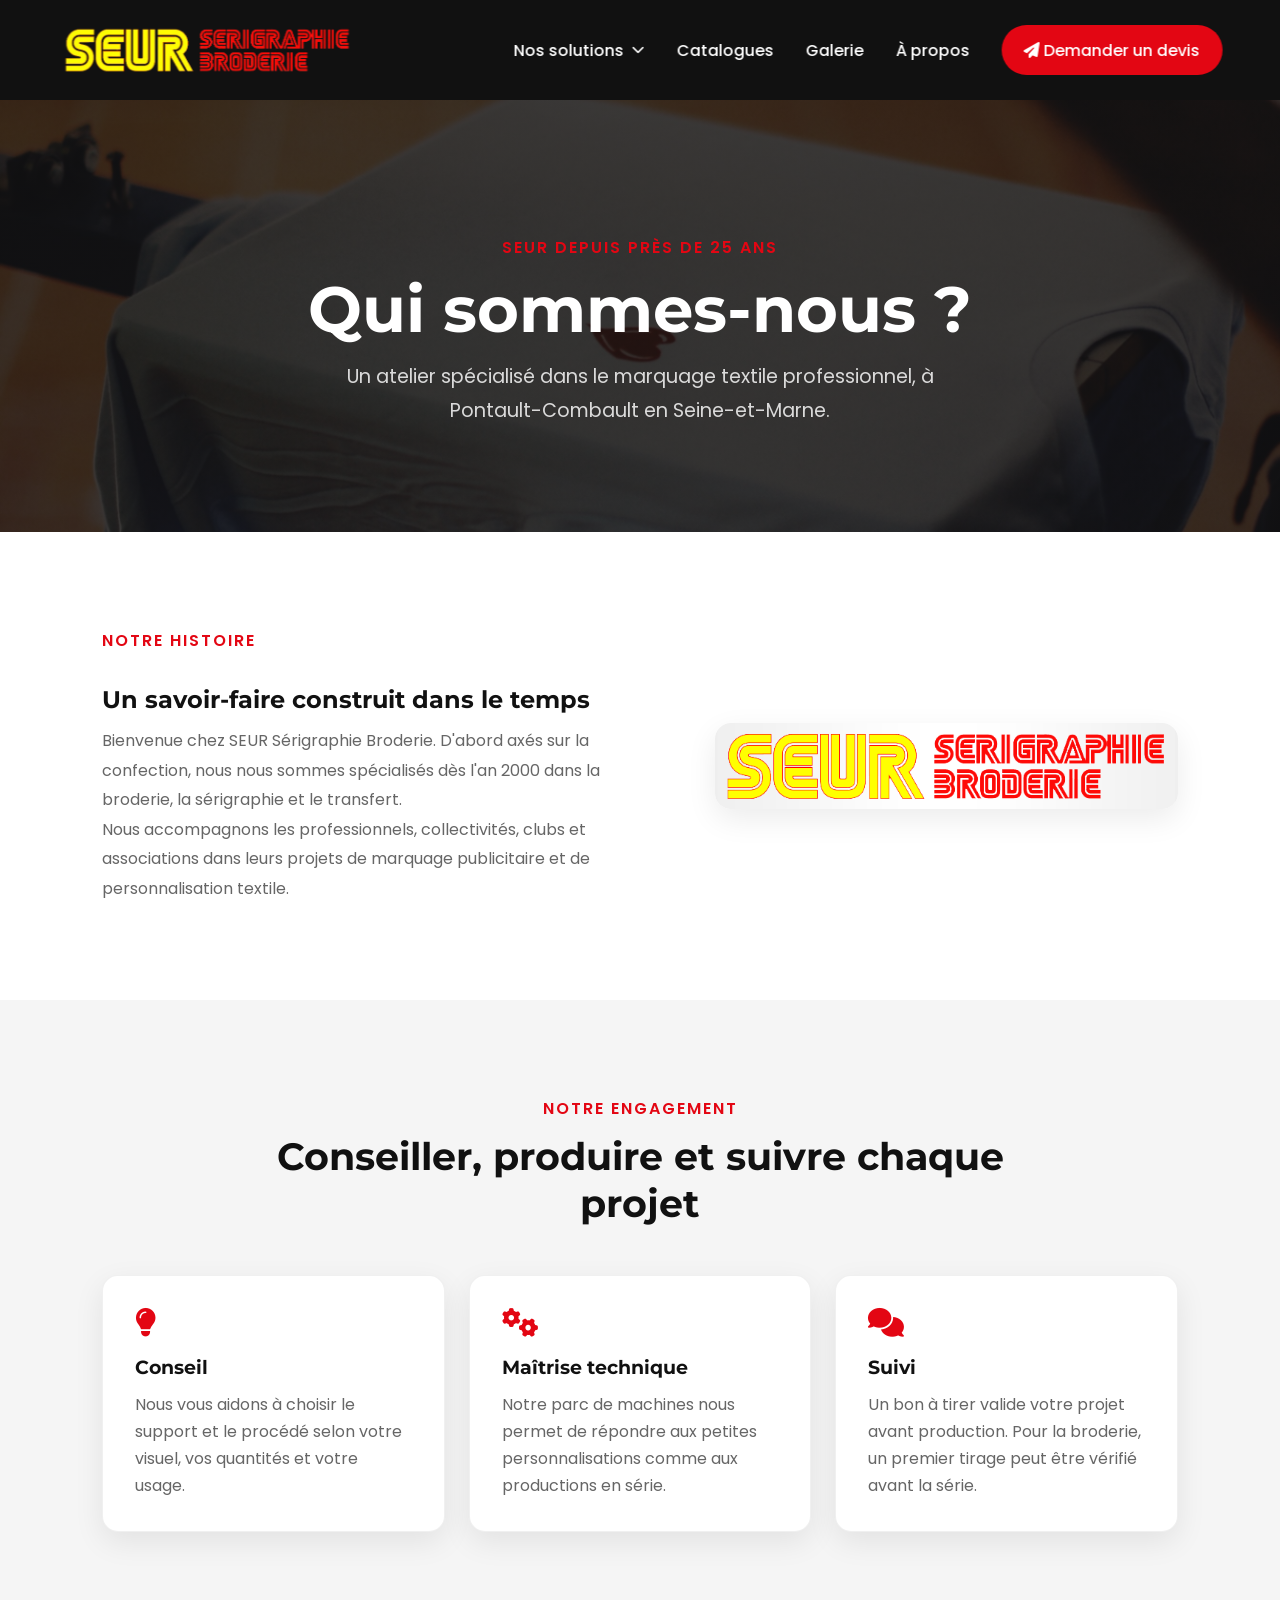
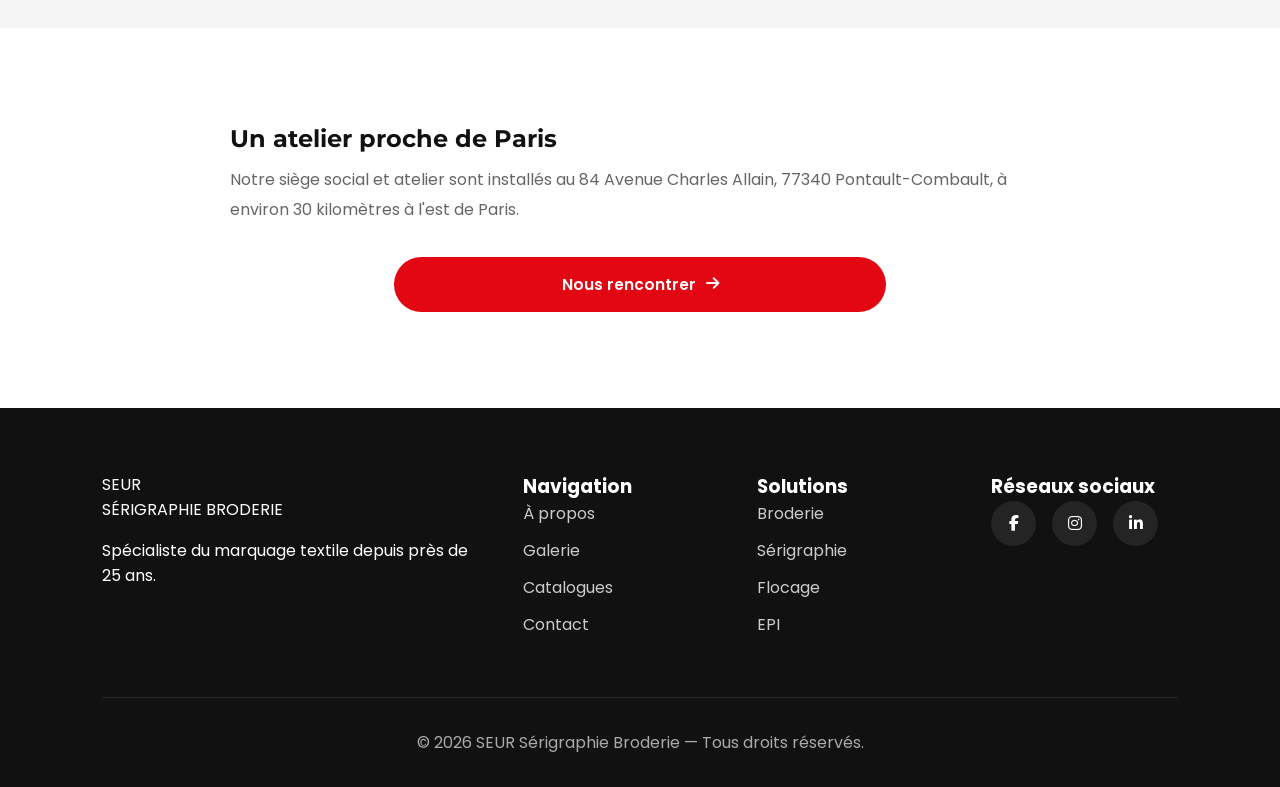
<file: pages/a-propos.html>
<!doctype html>
<html lang="fr">
  <head>
    <meta charset="UTF-8" />
    <meta name="viewport" content="width=device-width, initial-scale=1.0" />
    <title>À propos | SEUR Sérigraphie Broderie</title>
    <link rel="stylesheet" href="../styles/style.css" />
    <link rel="stylesheet" href="../styles/global.css" />
    <link rel="stylesheet" href="../styles/keyframes.css" />
    <link rel="stylesheet" href="../styles/pages.css" />
    <link rel="preconnect" href="https://fonts.googleapis.com" />
    <link rel="preconnect" href="https://fonts.gstatic.com" crossorigin />
    <link
      href="https://fonts.googleapis.com/css2?family=Montserrat:wght@400;600;700;800&family=Poppins:wght@300;400;500;600&display=swap"
      rel="stylesheet"
    />
    <link
      rel="stylesheet"
      href="https://cdnjs.cloudflare.com/ajax/libs/font-awesome/6.7.2/css/all.min.css"
    />
  </head>
  <body>
    <header class="header">
      <div class="container-header">
        <a href="../index.html" class="logo-container"
          ><img
            src="../public/img/logo-seur-serigraphie-broderie-removebg.png"
            alt="SEUR Sérigraphie Broderie"
            class="logo"
        /></a>
        <div class="mobile-toggle"><span></span><span></span><span></span></div>
        <nav class="navbar">
          <div class="nav-item">
            <button class="dropdown-trigger">
              Nos solutions
              <span class="arrow"
                ><i class="fa-solid fa-chevron-down"></i
              ></span>
            </button>
            <div class="dropdown">
              <ul>
                <li><a href="broderie.html">Broderie textile</a></li>
                <li><a href="serigraphie.html">Sérigraphie textile</a></li>
                <li><a href="transfert.html">Transfert &amp; flocage</a></li>
              </ul>
            </div>
          </div>
          <a href="catalogues.html">Catalogues</a
          ><a href="galerie.html">Galerie</a><a href="a-propos.html">À propos</a
          >
          <!-- <a href="contact.html">Contact</a> -->
          <a href="contact.html" class="btn-header"
            ><i class="fa-solid fa-paper-plane"></i> Demander un devis</a
          >
        </nav>
      </div>
    </header>
    <main class="page-main">
      <section class="page-hero">
        <div class="page-hero-content">
          <span>SEUR depuis près de 25 ans</span>
          <h1>Qui sommes-nous ?</h1>
          <p>
            Un atelier spécialisé dans le marquage textile professionnel, à
            Pontault-Combault en Seine-et-Marne.
          </p>
        </div>
      </section>
      <section class="page-section">
        <div class="page-container page-media-grid">
          <div class="page-copy">
            <span>Notre histoire</span>
            <h2>Un savoir-faire construit dans le temps</h2>
            <p>
              Bienvenue chez SEUR Sérigraphie Broderie. D'abord axés sur la
              confection, nous nous sommes spécialisés dès l'an 2000 dans la
              broderie, la sérigraphie et le transfert.
            </p>
            <p>
              Nous accompagnons les professionnels, collectivités, clubs et
              associations dans leurs projets de marquage publicitaire et de
              personnalisation textile.
            </p>
          </div>
          <img
            src="../public/img/logo-seur-serigraphie-broderie.png"
            alt="Logo SEUR Sérigraphie Broderie"
          />
        </div>
      </section>
      <section class="page-section alt">
        <div class="page-container">
          <div class="page-intro">
            <span>Notre engagement</span>
            <h2>Conseiller, produire et suivre chaque projet</h2>
          </div>
          <div class="page-grid">
            <article class="page-card">
              <i class="fa-solid fa-lightbulb"></i>
              <h3>Conseil</h3>
              <p>
                Nous vous aidons à choisir le support et le procédé selon votre
                visuel, vos quantités et votre usage.
              </p>
            </article>
            <article class="page-card">
              <i class="fa-solid fa-gears"></i>
              <h3>Maîtrise technique</h3>
              <p>
                Notre parc de machines nous permet de répondre aux petites
                personnalisations comme aux productions en série.
              </p>
            </article>
            <article class="page-card">
              <i class="fa-solid fa-comments"></i>
              <h3>Suivi</h3>
              <p>
                Un bon à tirer valide votre projet avant production. Pour la
                broderie, un premier tirage peut être vérifié avant la série.
              </p>
            </article>
          </div>
        </div>
      </section>
      <section class="page-section">
        <div class="page-container page-copy">
          <h2>Un atelier proche de Paris</h2>
          <p>
            Notre siège social et atelier sont installés au 84 Avenue Charles
            Allain, 77340 Pontault-Combault, à environ 30 kilomètres à l'est de
            Paris.
          </p>
          <div class="page-actions">
            <a href="contact.html" class="btn-primary"
              >Nous rencontrer <i class="fa-solid fa-arrow-right"></i
            ></a>
          </div>
        </div>
      </section>
    </main>
    <!-- ===================================== -->
    <!-- FOOTER -->
    <!-- ===================================== -->

    <footer>

        <div class="container">

            <div class="footer-grid">

                <!-- LOGO -->

                <div class="footer-column">

                    <div class="footer-logo">

                        <span class="logo-seur">
                            SEUR
                        </span>

                        <span class="logo-sub">
                            SÉRIGRAPHIE BRODERIE
                        </span>

                    </div>

                    <p>

                        Spécialiste du marquage textile
                        depuis près de 25 ans.

                    </p>

                </div>

                <!-- LIENS -->

                <div class="footer-column">

                    <h3>
                        Navigation
                    </h3>

                    <a href="pages/a-propos.html">
                        À propos
                    </a>

                    <a href="pages/galerie.html">
                        Galerie
                    </a>

                    <a href="pages/catalogues.html">
                        Catalogues
                    </a>

                    <a href="pages/contact.html">
                        Contact
                    </a>

                </div>

                <!-- SERVICES -->

                <div class="footer-column">

                    <h3>
                        Solutions
                    </h3>

                    <a href="pages/broderie.html">
                        Broderie
                    </a>

                    <a href="pages/serigraphie.html">
                        Sérigraphie
                    </a>

                    <a href="pages/transfert.html">
                        Flocage
                    </a>

                    <a href="pages/catalogues.html">
                        EPI
                    </a>

                </div>

                <!-- RESEAUX -->

                <div class="footer-column">

                    <h3>
                        Réseaux sociaux
                    </h3>

                    <div class="socials">

                        <a href="https://www.facebook.com/SeurSerigraphieBroderie77" target="_blank" rel="noopener">

                            <i class="fab fa-facebook-f"></i>

                        </a>

                        <a href="https://www.instagram.com/seurserigraphiebroderie/" target="_blank" rel="noopener">

                            <i class="fab fa-instagram"></i>

                        </a>

                        <a href="https://www.linkedin.com/company/seur-serigraphie-broderie/" target="_blank" rel="noopener">

                            <i class="fab fa-linkedin-in"></i>

                        </a>

                    </div>

                </div>

            </div>

            <div class="footer-bottom">

                © 2026 SEUR Sérigraphie Broderie —
                Tous droits réservés.

            </div>

        </div>

    </footer>
    <script src="../js/main.js"></script>
  </body>
</html>
</file>
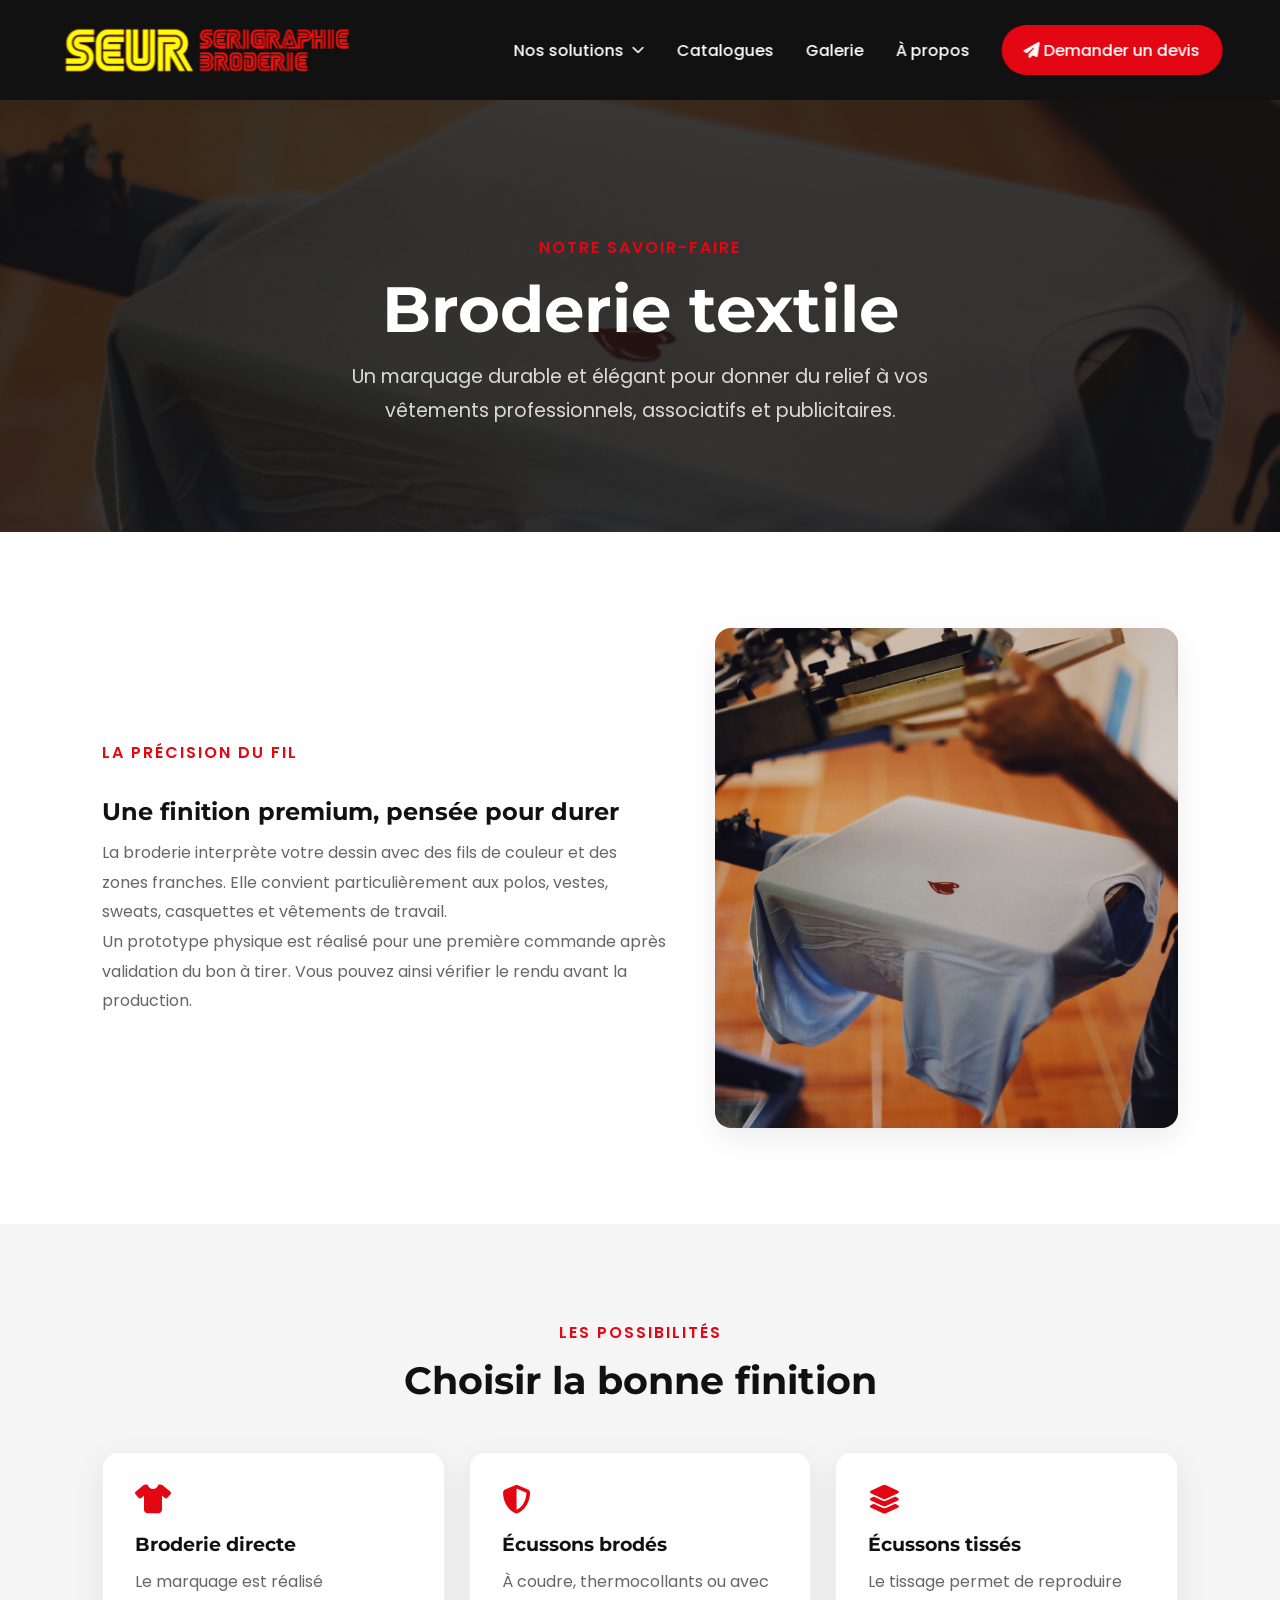
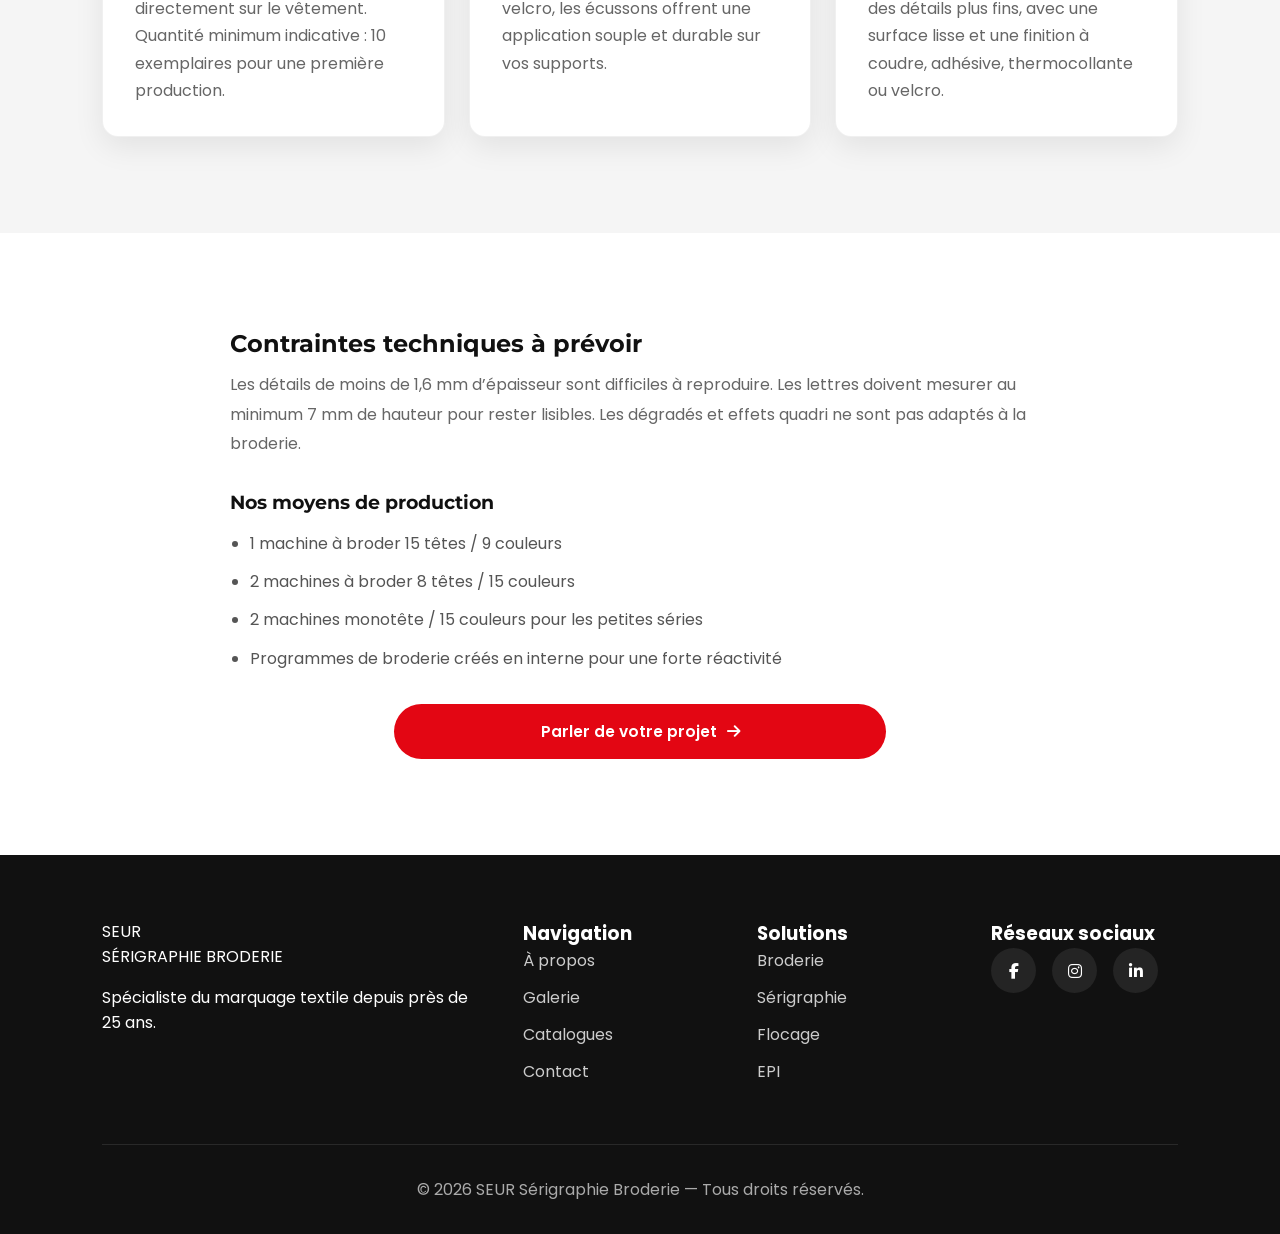
<file: pages/broderie.html>
<!doctype html>
<html lang="fr">
  <head>
    <meta charset="UTF-8" />
    <meta name="viewport" content="width=device-width, initial-scale=1.0" />
    <title>Broderie textile | SEUR Sérigraphie Broderie</title>
    <link rel="stylesheet" href="../styles/style.css" />
    <link rel="stylesheet" href="../styles/global.css" />
    <link rel="stylesheet" href="../styles/keyframes.css" />
    <link rel="stylesheet" href="../styles/pages.css" />
    <link rel="preconnect" href="https://fonts.googleapis.com" />
    <link rel="preconnect" href="https://fonts.gstatic.com" crossorigin />
    <link
      href="https://fonts.googleapis.com/css2?family=Montserrat:wght@400;600;700;800&family=Poppins:wght@300;400;500;600&display=swap"
      rel="stylesheet"
    />
    <link
      rel="stylesheet"
      href="https://cdnjs.cloudflare.com/ajax/libs/font-awesome/6.7.2/css/all.min.css"
    />
  </head>
  <body>
    <header class="header">
      <div class="container-header">
        <a href="../index.html" class="logo-container"
          ><img
            src="../public/img/logo-seur-serigraphie-broderie-removebg.png"
            alt="SEUR Sérigraphie Broderie"
            class="logo"
        /></a>
        <div class="mobile-toggle"><span></span><span></span><span></span></div>
        <nav class="navbar">
          <div class="nav-item">
            <button class="dropdown-trigger">
              Nos solutions
              <span class="arrow"
                ><i class="fa-solid fa-chevron-down"></i
              ></span>
            </button>
            <div class="dropdown">
              <ul>
                <li><a href="broderie.html">Broderie textile</a></li>
                <li><a href="serigraphie.html">Sérigraphie textile</a></li>
                <li><a href="transfert.html">Transfert &amp; flocage</a></li>
              </ul>
            </div>
          </div>
          <a href="catalogues.html">Catalogues</a
          ><a href="galerie.html">Galerie</a><a href="a-propos.html">À propos</a
          >
          <!-- <a href="contact.html">Contact</a> -->
          <a href="contact.html" class="btn-header"
            ><i class="fa-solid fa-paper-plane"></i> Demander un devis</a
          >
        </nav>
      </div>
    </header>
    <main class="page-main">
      <section class="page-hero">
        <div class="page-hero-content">
          <span>Notre savoir-faire</span>
          <h1>Broderie textile</h1>
          <p>
            Un marquage durable et élégant pour donner du relief à vos vêtements
            professionnels, associatifs et publicitaires.
          </p>
        </div>
      </section>
      <section class="page-section">
        <div class="page-container page-media-grid">
          <div class="page-copy">
            <span>La précision du fil</span>
            <h2>Une finition premium, pensée pour durer</h2>
            <p>
              La broderie interprète votre dessin avec des fils de couleur et
              des zones franches. Elle convient particulièrement aux polos,
              vestes, sweats, casquettes et vêtements de travail.
            </p>
            <p>
              Un prototype physique est réalisé pour une première commande après
              validation du bon à tirer. Vous pouvez ainsi vérifier le rendu
              avant la production.
            </p>
          </div>
          <img
            src="../public/img/marquage-textile.jpg"
            alt="Vêtement personnalisé par broderie"
          />
        </div>
      </section>
      <section class="page-section alt">
        <div class="page-container">
          <div class="page-intro">
            <span>Les possibilités</span>
            <h2>Choisir la bonne finition</h2>
          </div>
          <div class="page-grid">
            <article class="page-card">
              <i class="fa-solid fa-shirt"></i>
              <h3>Broderie directe</h3>
              <p>
                Le marquage est réalisé directement sur le vêtement. Quantité
                minimum indicative : 10 exemplaires pour une première
                production.
              </p>
            </article>
            <article class="page-card">
              <i class="fa-solid fa-shield-halved"></i>
              <h3>Écussons brodés</h3>
              <p>
                À coudre, thermocollants ou avec velcro, les écussons offrent
                une application souple et durable sur vos supports.
              </p>
            </article>
            <article class="page-card">
              <i class="fa-solid fa-layer-group"></i>
              <h3>Écussons tissés</h3>
              <p>
                Le tissage permet de reproduire des détails plus fins, avec une
                surface lisse et une finition à coudre, adhésive, thermocollante
                ou velcro.
              </p>
            </article>
          </div>
        </div>
      </section>
      <section class="page-section">
        <div class="page-container page-copy">
          <h2>Contraintes techniques à prévoir</h2>
          <p>
            Les détails de moins de 1,6 mm d’épaisseur sont difficiles à
            reproduire. Les lettres doivent mesurer au minimum 7 mm de hauteur
            pour rester lisibles. Les dégradés et effets quadri ne sont pas
            adaptés à la broderie.
          </p>
          <h3>Nos moyens de production</h3>
          <ul>
            <li>1 machine à broder 15 têtes / 9 couleurs</li>
            <li>2 machines à broder 8 têtes / 15 couleurs</li>
            <li>2 machines monotête / 15 couleurs pour les petites séries</li>
            <li>
              Programmes de broderie créés en interne pour une forte réactivité
            </li>
          </ul>
          <div class="page-actions">
            <a href="contact.html" class="btn-primary"
              >Parler de votre projet <i class="fa-solid fa-arrow-right"></i
            ></a>
          </div>
        </div>
      </section>
    </main>
    <!-- ===================================== -->
    <!-- FOOTER -->
    <!-- ===================================== -->

    <footer>

        <div class="container">

            <div class="footer-grid">

                <!-- LOGO -->

                <div class="footer-column">

                    <div class="footer-logo">

                        <span class="logo-seur">
                            SEUR
                        </span>

                        <span class="logo-sub">
                            SÉRIGRAPHIE BRODERIE
                        </span>

                    </div>

                    <p>

                        Spécialiste du marquage textile
                        depuis près de 25 ans.

                    </p>

                </div>

                <!-- LIENS -->

                <div class="footer-column">

                    <h3>
                        Navigation
                    </h3>

                    <a href="pages/a-propos.html">
                        À propos
                    </a>

                    <a href="pages/galerie.html">
                        Galerie
                    </a>

                    <a href="pages/catalogues.html">
                        Catalogues
                    </a>

                    <a href="pages/contact.html">
                        Contact
                    </a>

                </div>

                <!-- SERVICES -->

                <div class="footer-column">

                    <h3>
                        Solutions
                    </h3>

                    <a href="pages/broderie.html">
                        Broderie
                    </a>

                    <a href="pages/serigraphie.html">
                        Sérigraphie
                    </a>

                    <a href="pages/transfert.html">
                        Flocage
                    </a>

                    <a href="pages/catalogues.html">
                        EPI
                    </a>

                </div>

                <!-- RESEAUX -->

                <div class="footer-column">

                    <h3>
                        Réseaux sociaux
                    </h3>

                    <div class="socials">

                        <a href="https://www.facebook.com/SeurSerigraphieBroderie77" target="_blank" rel="noopener">

                            <i class="fab fa-facebook-f"></i>

                        </a>

                        <a href="https://www.instagram.com/seurserigraphiebroderie/" target="_blank" rel="noopener">

                            <i class="fab fa-instagram"></i>

                        </a>

                        <a href="https://www.linkedin.com/company/seur-serigraphie-broderie/" target="_blank" rel="noopener">

                            <i class="fab fa-linkedin-in"></i>

                        </a>

                    </div>

                </div>

            </div>

            <div class="footer-bottom">

                © 2026 SEUR Sérigraphie Broderie —
                Tous droits réservés.

            </div>

        </div>

    </footer>
    <script src="../js/main.js"></script>
  </body>
</html>
</file>
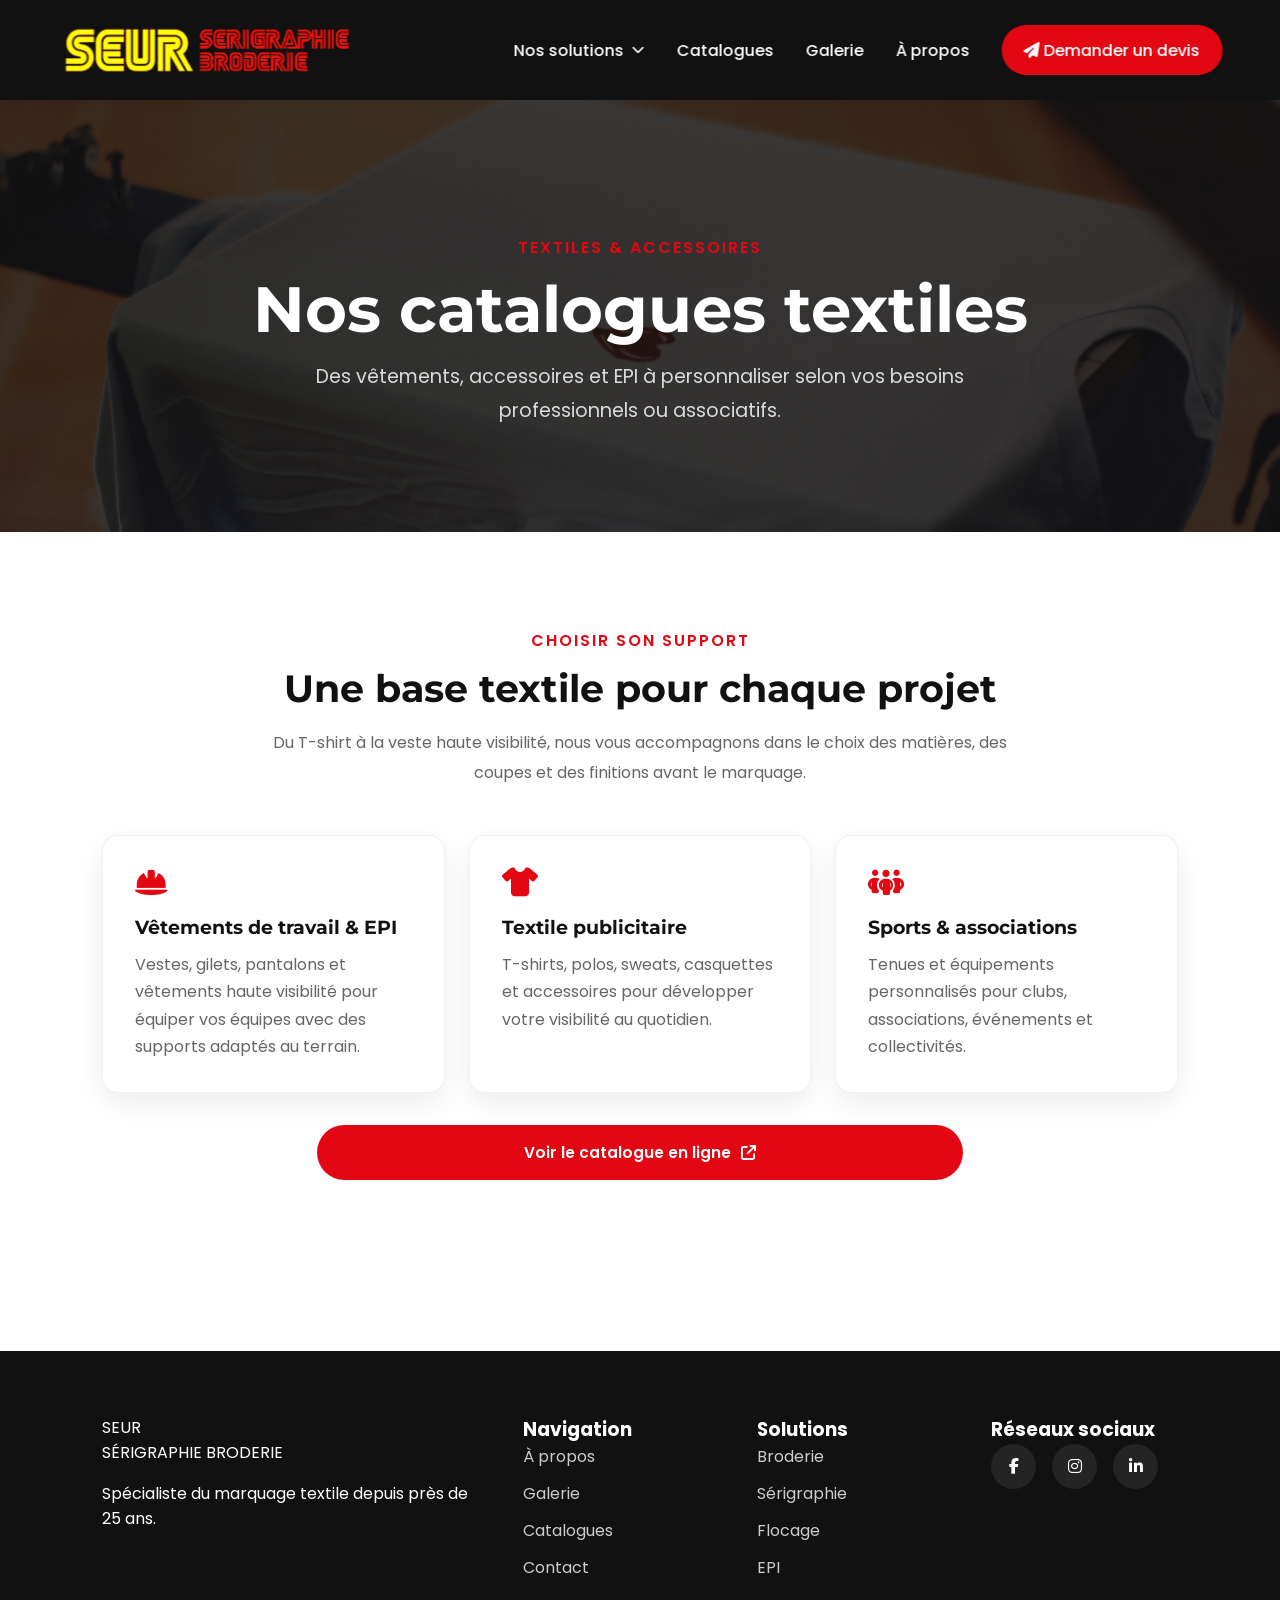
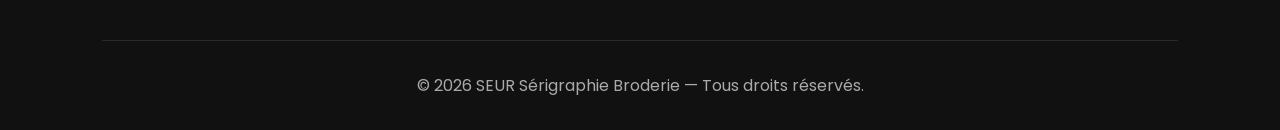
<file: pages/catalogues.html>
<!doctype html>
<html lang="fr">
  <head>
    <meta charset="UTF-8" />
    <meta name="viewport" content="width=device-width, initial-scale=1.0" />
    <title>Catalogues textiles | SEUR Sérigraphie Broderie</title>
    <link rel="stylesheet" href="../styles/style.css" />
    <link rel="stylesheet" href="../styles/global.css" />
    <link rel="stylesheet" href="../styles/keyframes.css" />
    <link rel="stylesheet" href="../styles/pages.css" />
    <link rel="preconnect" href="https://fonts.googleapis.com" />
    <link rel="preconnect" href="https://fonts.gstatic.com" crossorigin />
    <link
      href="https://fonts.googleapis.com/css2?family=Montserrat:wght@400;600;700;800&family=Poppins:wght@300;400;500;600&display=swap"
      rel="stylesheet"
    />
    <link
      rel="stylesheet"
      href="https://cdnjs.cloudflare.com/ajax/libs/font-awesome/6.7.2/css/all.min.css"
    />
  </head>
  <body>
    <header class="header">
      <div class="container-header">
        <a href="../index.html" class="logo-container"
          ><img
            src="../public/img/logo-seur-serigraphie-broderie-removebg.png"
            alt="SEUR Sérigraphie Broderie"
            class="logo"
        /></a>
        <div class="mobile-toggle"><span></span><span></span><span></span></div>
        <nav class="navbar">
          <div class="nav-item">
            <button class="dropdown-trigger">
              Nos solutions
              <span class="arrow"
                ><i class="fa-solid fa-chevron-down"></i
              ></span>
            </button>
            <div class="dropdown">
              <ul>
                <li><a href="broderie.html">Broderie textile</a></li>
                <li><a href="serigraphie.html">Sérigraphie textile</a></li>
                <li><a href="transfert.html">Transfert &amp; flocage</a></li>
              </ul>
            </div>
          </div>
          <a href="catalogues.html">Catalogues</a
          ><a href="galerie.html">Galerie</a><a href="a-propos.html">À propos</a
          >
          <!-- <a href="contact.html">Contact</a> -->
          <a href="contact.html" class="btn-header"
            ><i class="fa-solid fa-paper-plane"></i> Demander un devis</a
          >
        </nav>
      </div>
    </header>
    <main class="page-main">
      <section class="page-hero">
        <div class="page-hero-content">
          <span>Textiles &amp; accessoires</span>
          <h1>Nos catalogues textiles</h1>
          <p>
            Des vêtements, accessoires et EPI à personnaliser selon vos besoins
            professionnels ou associatifs.
          </p>
        </div>
      </section>
      <section class="page-section">
        <div class="page-container">
          <div class="page-intro">
            <span>Choisir son support</span>
            <h2>Une base textile pour chaque projet</h2>
            <p>
              Du T-shirt à la veste haute visibilité, nous vous accompagnons
              dans le choix des matières, des coupes et des finitions avant le
              marquage.
            </p>
          </div>
          <div class="page-grid">
            <article class="page-card">
              <i class="fa-solid fa-helmet-safety"></i>
              <h3>Vêtements de travail &amp; EPI</h3>
              <p>
                Vestes, gilets, pantalons et vêtements haute visibilité pour
                équiper vos équipes avec des supports adaptés au terrain.
              </p>
            </article>
            <article class="page-card">
              <i class="fa-solid fa-shirt"></i>
              <h3>Textile publicitaire</h3>
              <p>
                T-shirts, polos, sweats, casquettes et accessoires pour
                développer votre visibilité au quotidien.
              </p>
            </article>
            <article class="page-card">
              <i class="fa-solid fa-people-group"></i>
              <h3>Sports &amp; associations</h3>
              <p>
                Tenues et équipements personnalisés pour clubs, associations,
                événements et collectivités.
              </p>
            </article>
          </div>
          <div class="page-actions">
            <a
              href="https://seur-serigraphie-broderie.protextile.fr/shop"
              target="_blank"
              rel="noopener"
              class="btn-primary"
              >Voir le catalogue en ligne
              <i class="fa-solid fa-arrow-up-right-from-square"></i></a
            ><a href="contact.html" class="btn-secondary">Être conseillé</a>
          </div>
        </div>
      </section>
    </main>
    <!-- ===================================== -->
    <!-- FOOTER -->
    <!-- ===================================== -->

    <footer>

        <div class="container">

            <div class="footer-grid">

                <!-- LOGO -->

                <div class="footer-column">

                    <div class="footer-logo">

                        <span class="logo-seur">
                            SEUR
                        </span>

                        <span class="logo-sub">
                            SÉRIGRAPHIE BRODERIE
                        </span>

                    </div>

                    <p>

                        Spécialiste du marquage textile
                        depuis près de 25 ans.

                    </p>

                </div>

                <!-- LIENS -->

                <div class="footer-column">

                    <h3>
                        Navigation
                    </h3>

                    <a href="pages/a-propos.html">
                        À propos
                    </a>

                    <a href="pages/galerie.html">
                        Galerie
                    </a>

                    <a href="pages/catalogues.html">
                        Catalogues
                    </a>

                    <a href="pages/contact.html">
                        Contact
                    </a>

                </div>

                <!-- SERVICES -->

                <div class="footer-column">

                    <h3>
                        Solutions
                    </h3>

                    <a href="pages/broderie.html">
                        Broderie
                    </a>

                    <a href="pages/serigraphie.html">
                        Sérigraphie
                    </a>

                    <a href="pages/transfert.html">
                        Flocage
                    </a>

                    <a href="pages/catalogues.html">
                        EPI
                    </a>

                </div>

                <!-- RESEAUX -->

                <div class="footer-column">

                    <h3>
                        Réseaux sociaux
                    </h3>

                    <div class="socials">

                        <a href="https://www.facebook.com/SeurSerigraphieBroderie77" target="_blank" rel="noopener">

                            <i class="fab fa-facebook-f"></i>

                        </a>

                        <a href="https://www.instagram.com/seurserigraphiebroderie/" target="_blank" rel="noopener">

                            <i class="fab fa-instagram"></i>

                        </a>

                        <a href="https://www.linkedin.com/company/seur-serigraphie-broderie/" target="_blank" rel="noopener">

                            <i class="fab fa-linkedin-in"></i>

                        </a>

                    </div>

                </div>

            </div>

            <div class="footer-bottom">

                © 2026 SEUR Sérigraphie Broderie —
                Tous droits réservés.

            </div>

        </div>

    </footer>
    <script src="../js/main.js"></script>
  </body>
</html>
</file>
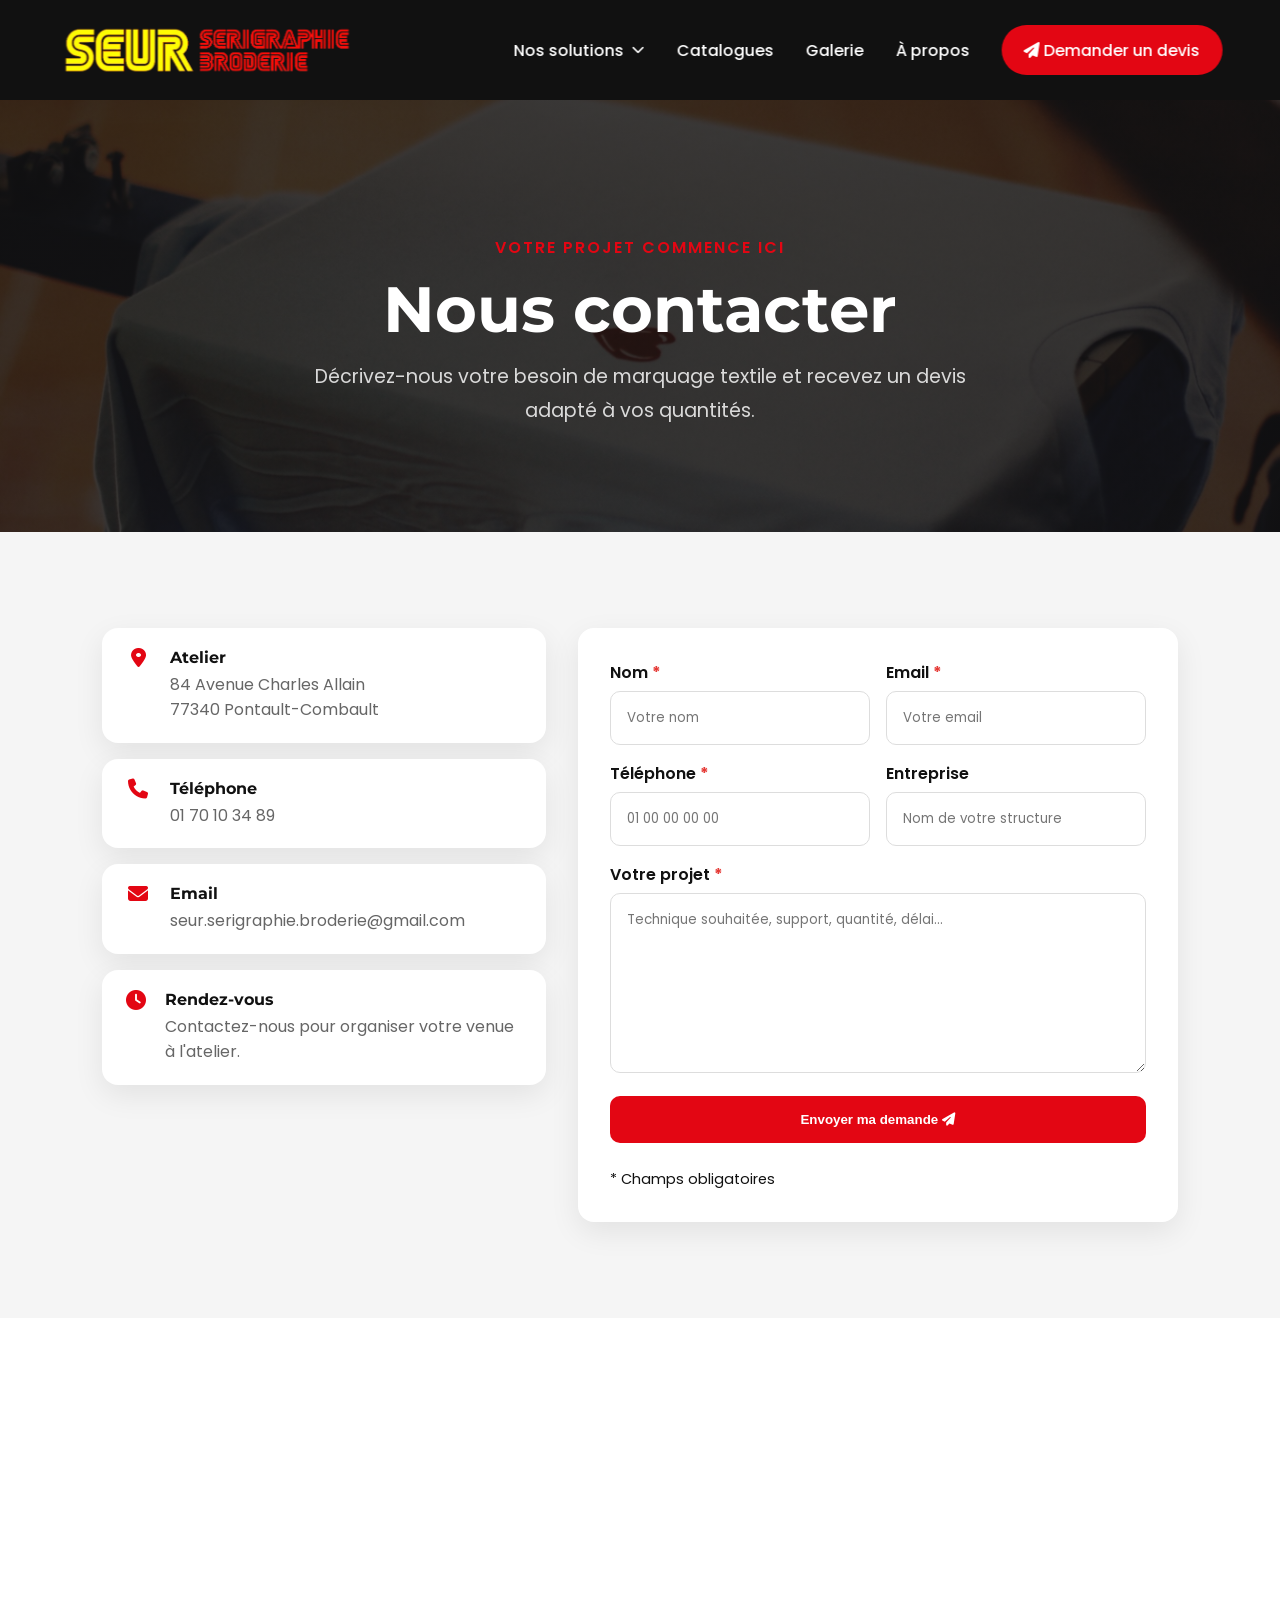
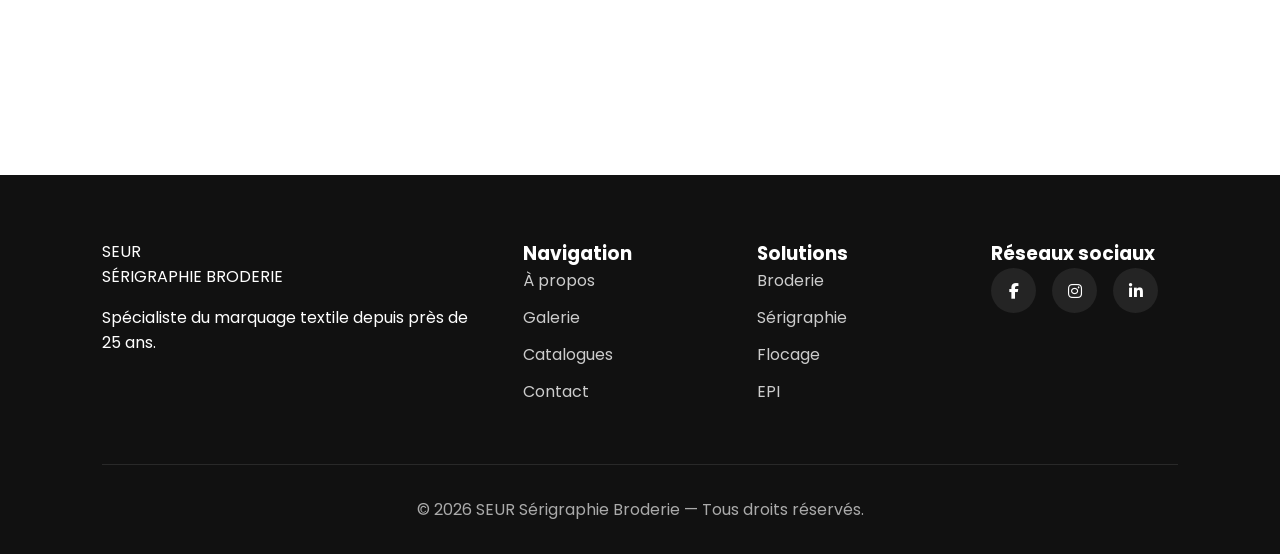
<file: pages/contact.html>
<!doctype html>
<html lang="fr">
  <head>
    <meta charset="UTF-8" />
    <meta name="viewport" content="width=device-width, initial-scale=1.0" />
    <title>Contact et devis | SEUR Sérigraphie Broderie</title>
    <link rel="stylesheet" href="../styles/style.css" />
    <link rel="stylesheet" href="../styles/global.css" />
    <link rel="stylesheet" href="../styles/keyframes.css" />
    <link rel="stylesheet" href="../styles/pages.css" />
    <link rel="preconnect" href="https://fonts.googleapis.com" />
    <link rel="preconnect" href="https://fonts.gstatic.com" crossorigin />
    <link
      href="https://fonts.googleapis.com/css2?family=Montserrat:wght@400;600;700;800&family=Poppins:wght@300;400;500;600&display=swap"
      rel="stylesheet"
    />
    <link
      rel="stylesheet"
      href="https://cdnjs.cloudflare.com/ajax/libs/font-awesome/6.7.2/css/all.min.css"
    />
  </head>
  <body>
    <header class="header">
      <div class="container-header">
        <a href="../index.html" class="logo-container"
          ><img
            src="../public/img/logo-seur-serigraphie-broderie-removebg.png"
            alt="SEUR Sérigraphie Broderie"
            class="logo"
        /></a>
        <div class="mobile-toggle"><span></span><span></span><span></span></div>
        <nav class="navbar">
          <div class="nav-item">
            <button class="dropdown-trigger">
              Nos solutions
              <span class="arrow"
                ><i class="fa-solid fa-chevron-down"></i
              ></span>
            </button>
            <div class="dropdown">
              <ul>
                <li><a href="broderie.html">Broderie textile</a></li>
                <li><a href="serigraphie.html">Sérigraphie textile</a></li>
                <li><a href="transfert.html">Transfert &amp; flocage</a></li>
              </ul>
            </div>
          </div>
          <a href="catalogues.html">Catalogues</a
          ><a href="galerie.html">Galerie</a><a href="a-propos.html">À propos</a
          >
          <!-- <a href="contact.html">Contact</a> -->
          <a href="contact.html" class="btn-header"
            ><i class="fa-solid fa-paper-plane"></i> Demander un devis</a
          >
        </nav>
      </div>
    </header>
    <main class="page-main">
      <section class="page-hero">
        <div class="page-hero-content">
          <span>Votre projet commence ici</span>
          <h1>Nous contacter</h1>
          <p>
            Décrivez-nous votre besoin de marquage textile et recevez un devis
            adapté à vos quantités.
          </p>
        </div>
      </section>
      <section class="page-section alt">
        <div class="page-container page-contact-grid">
          <div class="page-contact-list">
            <div class="page-contact-item">
              <i class="fa-solid fa-location-dot"></i>
              <div>
                <h3>Atelier</h3>
                <p>84 Avenue Charles Allain<br />77340 Pontault-Combault</p>
              </div>
            </div>
            <div class="page-contact-item">
              <i class="fa-solid fa-phone"></i>
              <div>
                <h3>Téléphone</h3>
                <a href="tel:+33170103489">01 70 10 34 89</a>
              </div>
            </div>
            <div class="page-contact-item">
              <i class="fa-solid fa-envelope"></i>
              <div>
                <h3>Email</h3>
                <a href="mailto:seur.serigraphie.broderie@gmail.com"
                  >seur.serigraphie.broderie@gmail.com</a
                >
              </div>
            </div>
            <div class="page-contact-item">
              <i class="fa-solid fa-clock"></i>
              <div>
                <h3>Rendez-vous</h3>
                <p>Contactez-nous pour organiser votre venue à l'atelier.</p>
              </div>
            </div>
          </div>
          <form class="contact-form" id="contactForm">
            <div class="form-row">
              <div class="form-group">
                <label for="nom">Nom <span class="required">*</span></label
                ><input id="nom" type="text" placeholder="Votre nom" required />
              </div>
              <div class="form-group">
                <label for="email">Email <span class="required">*</span></label
                ><input
                  id="email"
                  type="email"
                  placeholder="Votre email"
                  required
                />
              </div>
            </div>
            <div class="form-row">
              <div class="form-group">
                <label for="telephone"
                  >Téléphone <span class="required">*</span></label
                ><input
                  id="telephone"
                  type="tel"
                  placeholder="01 00 00 00 00"
                  required
                />
              </div>
              <div class="form-group">
                <label for="entreprise">Entreprise</label
                ><input
                  id="entreprise"
                  type="text"
                  placeholder="Nom de votre structure"
                />
              </div>
            </div>
            <div class="form-group">
              <label for="message"
                >Votre projet <span class="required">*</span></label
              ><textarea
                id="message"
                placeholder="Technique souhaitée, support, quantité, délai..."
                required
              ></textarea>
            </div>
            <button type="submit">
              Envoyer ma demande <i class="fa-solid fa-paper-plane"></i>
            </button>
            <p class="required-note">* Champs obligatoires</p>
          </form>
        </div>
      </section>
    <iframe src="https://www.google.com/maps/embed?pb=!1m18!1m12!1m3!1d2627.9983772377386!2d2.6122022999999994!3d48.8010096!2m3!1f0!2f0!3f0!3m2!1i1024!2i768!4f13.1!3m3!1m2!1s0x47e60f728f6af173%3A0xaf593f1b18647d0a!2sSEUR%20S%C3%A9rigraphie%20Broderie!5e0!3m2!1sfr!2sfr!4v1788791637605!5m2!1sfr!2sfr" width="100%" height="450" style="border:0;" allowfullscreen="" loading="lazy" referrerpolicy="strict-origin-when-cross-origin"></iframe>

    </main>
    <!-- ===================================== -->
    <!-- FOOTER -->
    <!-- ===================================== -->

    <footer>

        <div class="container">

            <div class="footer-grid">

                <!-- LOGO -->

                <div class="footer-column">

                    <div class="footer-logo">

                        <span class="logo-seur">
                            SEUR
                        </span>

                        <span class="logo-sub">
                            SÉRIGRAPHIE BRODERIE
                        </span>

                    </div>

                    <p>

                        Spécialiste du marquage textile
                        depuis près de 25 ans.

                    </p>

                </div>

                <!-- LIENS -->

                <div class="footer-column">

                    <h3>
                        Navigation
                    </h3>

                    <a href="pages/a-propos.html">
                        À propos
                    </a>

                    <a href="pages/galerie.html">
                        Galerie
                    </a>

                    <a href="pages/catalogues.html">
                        Catalogues
                    </a>

                    <a href="pages/contact.html">
                        Contact
                    </a>

                </div>

                <!-- SERVICES -->

                <div class="footer-column">

                    <h3>
                        Solutions
                    </h3>

                    <a href="pages/broderie.html">
                        Broderie
                    </a>

                    <a href="pages/serigraphie.html">
                        Sérigraphie
                    </a>

                    <a href="pages/transfert.html">
                        Flocage
                    </a>

                    <a href="pages/catalogues.html">
                        EPI
                    </a>

                </div>

                <!-- RESEAUX -->

                <div class="footer-column">

                    <h3>
                        Réseaux sociaux
                    </h3>

                    <div class="socials">

                        <a href="https://www.facebook.com/SeurSerigraphieBroderie77" target="_blank" rel="noopener">

                            <i class="fab fa-facebook-f"></i>

                        </a>

                        <a href="https://www.instagram.com/seurserigraphiebroderie/" target="_blank" rel="noopener">

                            <i class="fab fa-instagram"></i>

                        </a>

                        <a href="https://www.linkedin.com/company/seur-serigraphie-broderie/" target="_blank" rel="noopener">

                            <i class="fab fa-linkedin-in"></i>

                        </a>

                    </div>

                </div>

            </div>

            <div class="footer-bottom">

                © 2026 SEUR Sérigraphie Broderie —
                Tous droits réservés.

            </div>

        </div>

    </footer>
    <script src="../js/main.js"></script>
    <script src="../js/form.js"></script>
  </body>
</html>
</file>
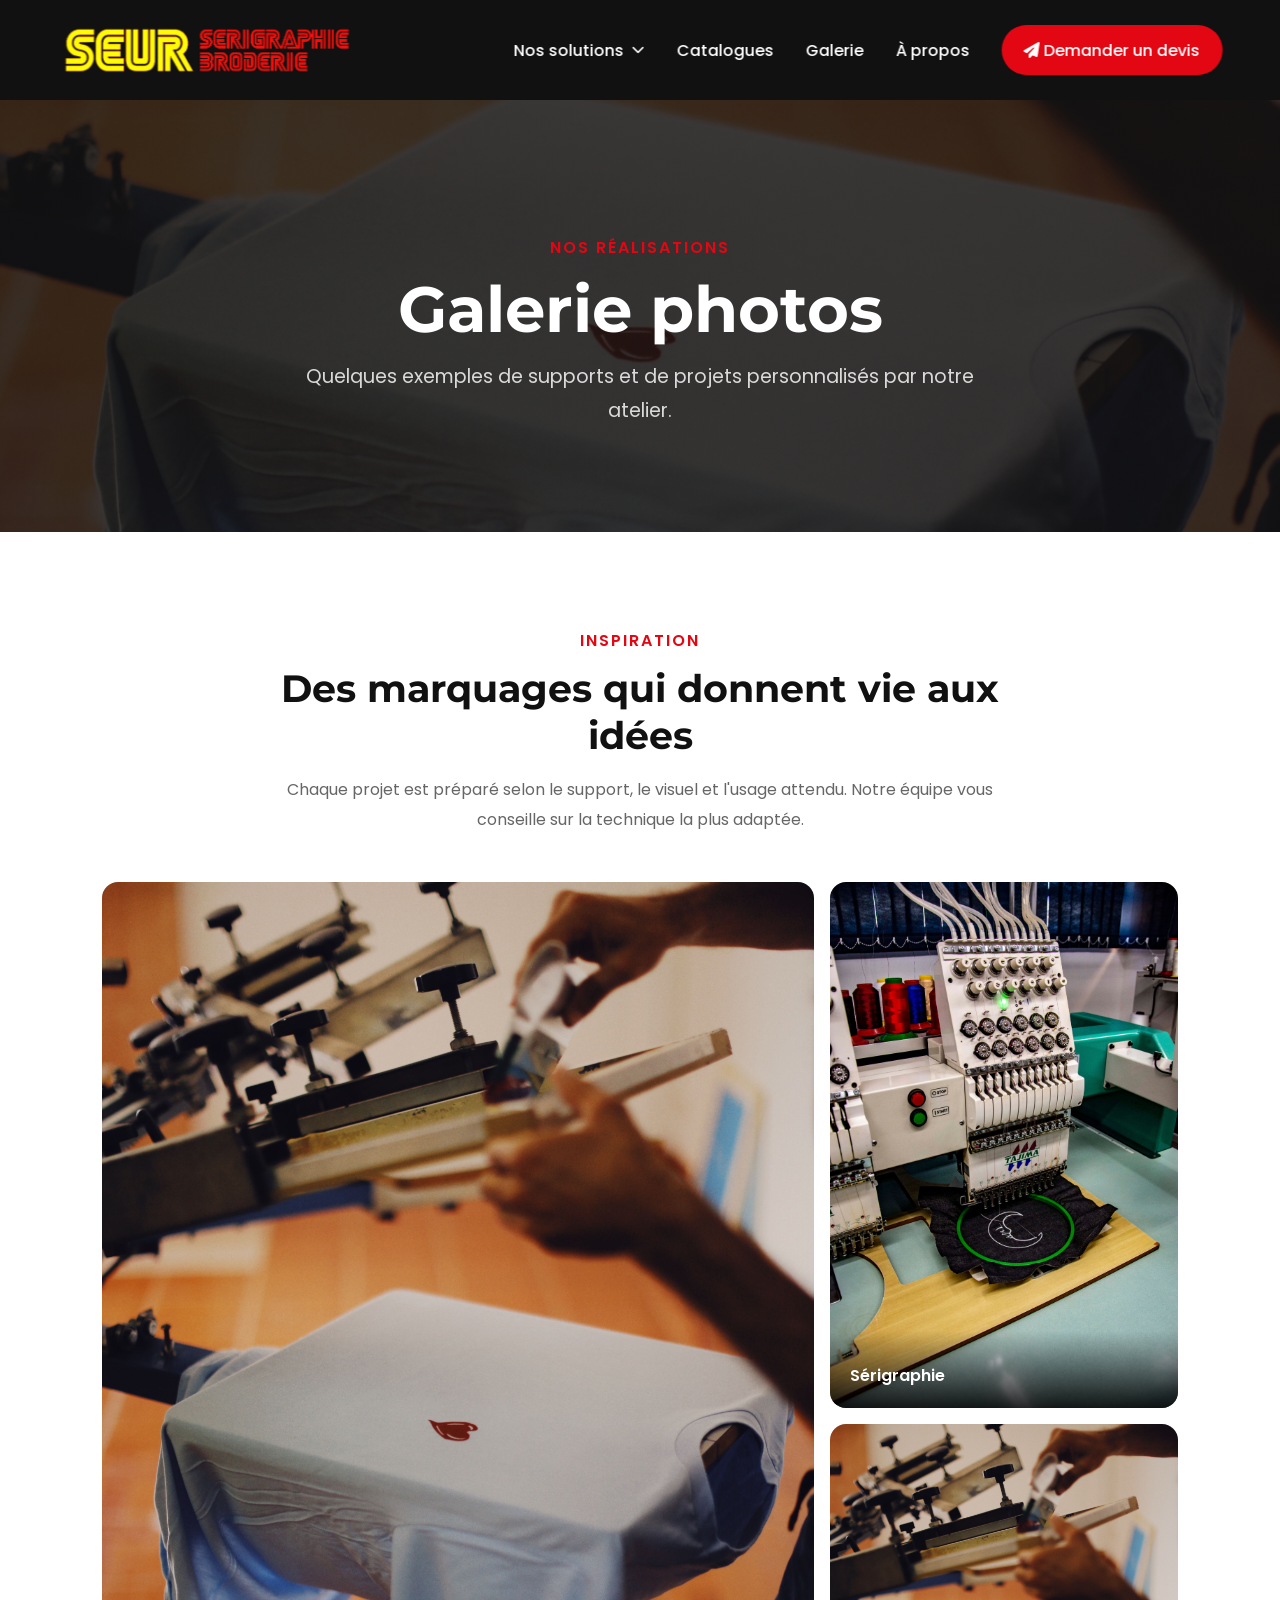
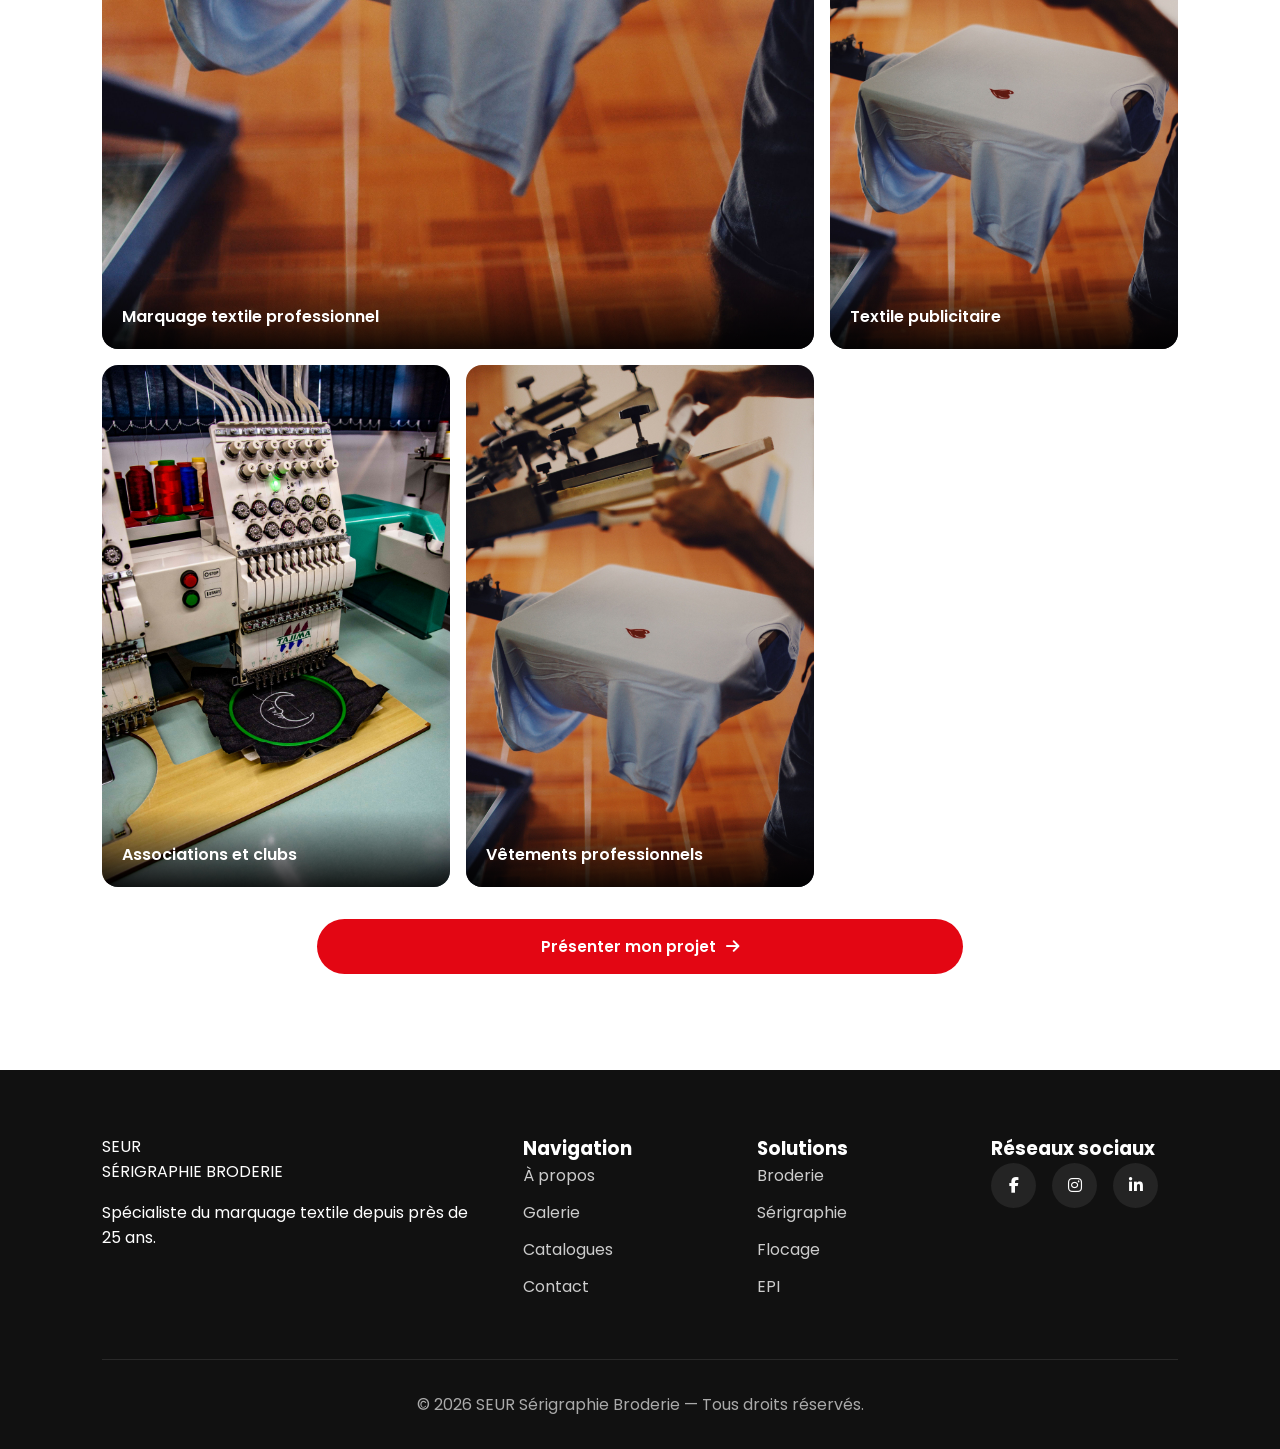
<file: pages/galerie.html>
<!doctype html>
<html lang="fr">
  <head>
    <meta charset="UTF-8" />
    <meta name="viewport" content="width=device-width, initial-scale=1.0" />
    <title>Galerie photos | SEUR Sérigraphie Broderie</title>
    <link rel="stylesheet" href="../styles/style.css" />
    <link rel="stylesheet" href="../styles/global.css" />
    <link rel="stylesheet" href="../styles/keyframes.css" />
    <link rel="stylesheet" href="../styles/pages.css" />
    <link rel="preconnect" href="https://fonts.googleapis.com" />
    <link rel="preconnect" href="https://fonts.gstatic.com" crossorigin />
    <link
      href="https://fonts.googleapis.com/css2?family=Montserrat:wght@400;600;700;800&family=Poppins:wght@300;400;500;600&display=swap"
      rel="stylesheet"
    />
    <link
      rel="stylesheet"
      href="https://cdnjs.cloudflare.com/ajax/libs/font-awesome/6.7.2/css/all.min.css"
    />
  </head>
  <body>
    <header class="header">
      <div class="container-header">
        <a href="../index.html" class="logo-container"
          ><img
            src="../public/img/logo-seur-serigraphie-broderie-removebg.png"
            alt="SEUR Sérigraphie Broderie"
            class="logo"
        /></a>
        <div class="mobile-toggle"><span></span><span></span><span></span></div>
        <nav class="navbar">
          <div class="nav-item">
            <button class="dropdown-trigger">
              Nos solutions
              <span class="arrow"
                ><i class="fa-solid fa-chevron-down"></i
              ></span>
            </button>
            <div class="dropdown">
              <ul>
                <li><a href="broderie.html">Broderie textile</a></li>
                <li><a href="serigraphie.html">Sérigraphie textile</a></li>
                <li><a href="transfert.html">Transfert &amp; flocage</a></li>
              </ul>
            </div>
          </div>
          <a href="catalogues.html">Catalogues</a
          ><a href="galerie.html">Galerie</a><a href="a-propos.html">À propos</a
          >
          <!-- <a href="contact.html">Contact</a> -->
          <a href="contact.html" class="btn-header"
            ><i class="fa-solid fa-paper-plane"></i> Demander un devis</a
          >
        </nav>
      </div>
    </header>
    <main class="page-main">
      <section class="page-hero">
        <div class="page-hero-content">
          <span>Nos réalisations</span>
          <h1>Galerie photos</h1>
          <p>
            Quelques exemples de supports et de projets personnalisés par notre
            atelier.
          </p>
        </div>
      </section>
      <section class="page-section">
        <div class="page-container">
          <div class="page-intro">
            <span>Inspiration</span>
            <h2>Des marquages qui donnent vie aux idées</h2>
            <p>
              Chaque projet est préparé selon le support, le visuel et l'usage
              attendu. Notre équipe vous conseille sur la technique la plus
              adaptée.
            </p>
          </div>
          <div class="gallery-grid">
            <figure class="gallery-card large">
              <img
                src="../public/img/marquage-textile.jpg"
                alt="Marquage textile professionnel"
              />
              <figcaption>Marquage textile professionnel</figcaption>
            </figure>
            <figure class="gallery-card">
              <img
                src="../public/img/marquage-textile-2.jpg"
                alt="Sérigraphie sur textile"
              />
              <figcaption>Sérigraphie</figcaption>
            </figure>
            <figure class="gallery-card">
              <img
                src="../public/img/marquage-textile.jpg"
                alt="Textile publicitaire personnalisé"
              />
              <figcaption>Textile publicitaire</figcaption>
            </figure>
            <figure class="gallery-card">
              <img
                src="../public/img/marquage-textile-2.jpg"
                alt="Vêtement associatif personnalisé"
              />
              <figcaption>Associations et clubs</figcaption>
            </figure>
            <figure class="gallery-card">
              <img
                src="../public/img/marquage-textile.jpg"
                alt="Vêtement professionnel personnalisé"
              />
              <figcaption>Vêtements professionnels</figcaption>
            </figure>
          </div>
          <div class="page-actions">
            <a href="contact.html" class="btn-primary"
              >Présenter mon projet <i class="fa-solid fa-arrow-right"></i
            ></a>
          </div>
        </div>
      </section>
    </main>
    <!-- ===================================== -->
    <!-- FOOTER -->
    <!-- ===================================== -->

    <footer>

        <div class="container">

            <div class="footer-grid">

                <!-- LOGO -->

                <div class="footer-column">

                    <div class="footer-logo">

                        <span class="logo-seur">
                            SEUR
                        </span>

                        <span class="logo-sub">
                            SÉRIGRAPHIE BRODERIE
                        </span>

                    </div>

                    <p>

                        Spécialiste du marquage textile
                        depuis près de 25 ans.

                    </p>

                </div>

                <!-- LIENS -->

                <div class="footer-column">

                    <h3>
                        Navigation
                    </h3>

                    <a href="pages/a-propos.html">
                        À propos
                    </a>

                    <a href="pages/galerie.html">
                        Galerie
                    </a>

                    <a href="pages/catalogues.html">
                        Catalogues
                    </a>

                    <a href="pages/contact.html">
                        Contact
                    </a>

                </div>

                <!-- SERVICES -->

                <div class="footer-column">

                    <h3>
                        Solutions
                    </h3>

                    <a href="pages/broderie.html">
                        Broderie
                    </a>

                    <a href="pages/serigraphie.html">
                        Sérigraphie
                    </a>

                    <a href="pages/transfert.html">
                        Flocage
                    </a>

                    <a href="pages/catalogues.html">
                        EPI
                    </a>

                </div>

                <!-- RESEAUX -->

                <div class="footer-column">

                    <h3>
                        Réseaux sociaux
                    </h3>

                    <div class="socials">

                        <a href="https://www.facebook.com/SeurSerigraphieBroderie77" target="_blank" rel="noopener">

                            <i class="fab fa-facebook-f"></i>

                        </a>

                        <a href="https://www.instagram.com/seurserigraphiebroderie/" target="_blank" rel="noopener">

                            <i class="fab fa-instagram"></i>

                        </a>

                        <a href="https://www.linkedin.com/company/seur-serigraphie-broderie/" target="_blank" rel="noopener">

                            <i class="fab fa-linkedin-in"></i>

                        </a>

                    </div>

                </div>

            </div>

            <div class="footer-bottom">

                © 2026 SEUR Sérigraphie Broderie —
                Tous droits réservés.

            </div>

        </div>

    </footer>
    <script src="../js/main.js"></script>
  </body>
</html>
</file>
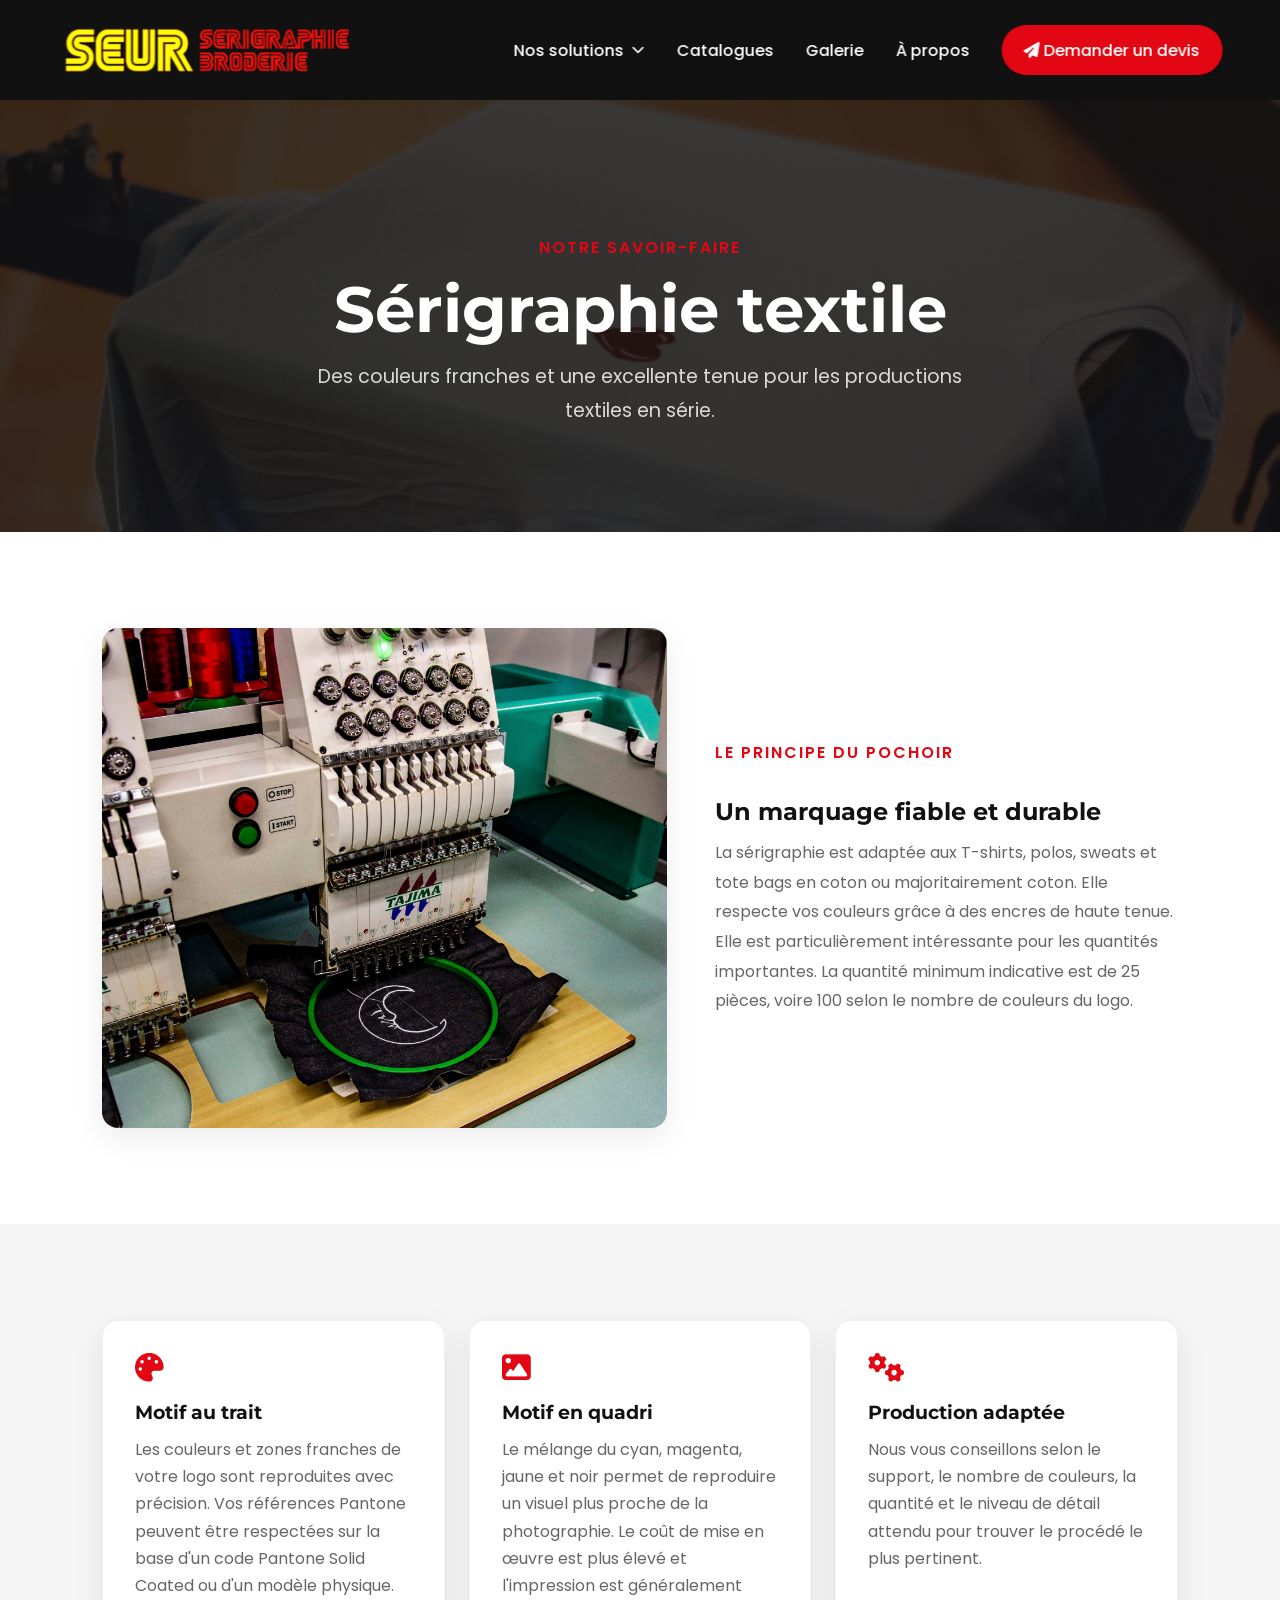
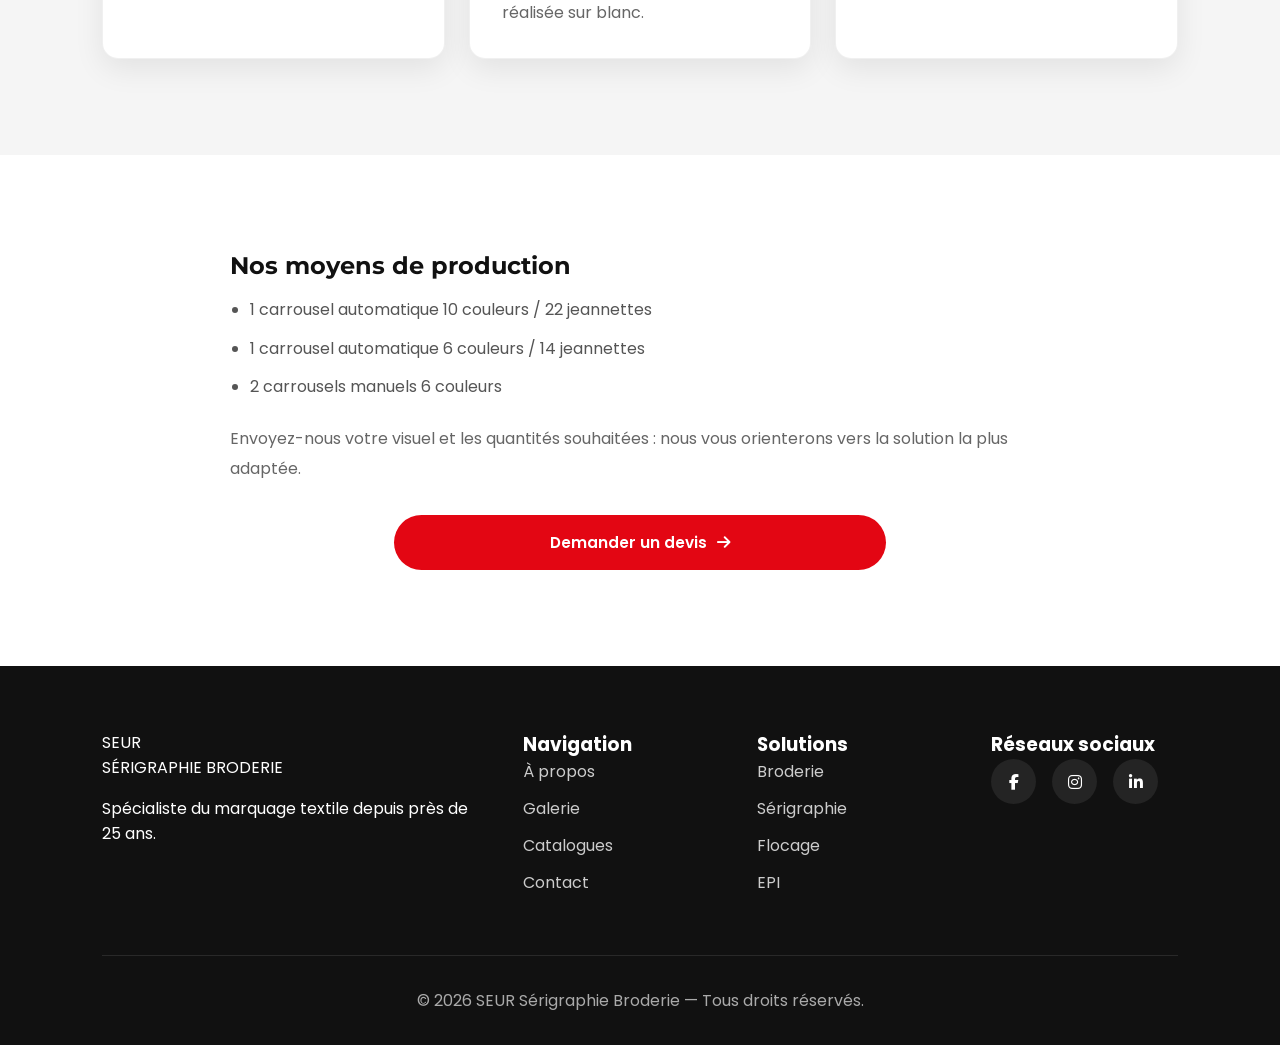
<file: pages/serigraphie.html>
<!doctype html>
<html lang="fr">
  <head>
    <meta charset="UTF-8" />
    <meta name="viewport" content="width=device-width, initial-scale=1.0" />
    <title>Sérigraphie textile | SEUR Sérigraphie Broderie</title>
    <link rel="stylesheet" href="../styles/style.css" />
    <link rel="stylesheet" href="../styles/global.css" />
    <link rel="stylesheet" href="../styles/keyframes.css" />
    <link rel="stylesheet" href="../styles/pages.css" />
    <link rel="preconnect" href="https://fonts.googleapis.com" />
    <link rel="preconnect" href="https://fonts.gstatic.com" crossorigin />
    <link
      href="https://fonts.googleapis.com/css2?family=Montserrat:wght@400;600;700;800&family=Poppins:wght@300;400;500;600&display=swap"
      rel="stylesheet"
    />
    <link
      rel="stylesheet"
      href="https://cdnjs.cloudflare.com/ajax/libs/font-awesome/6.7.2/css/all.min.css"
    />
  </head>
  <body>
    <header class="header">
      <div class="container-header">
        <a href="../index.html" class="logo-container"
          ><img
            src="../public/img/logo-seur-serigraphie-broderie-removebg.png"
            alt="SEUR Sérigraphie Broderie"
            class="logo"
        /></a>
        <div class="mobile-toggle"><span></span><span></span><span></span></div>
        <nav class="navbar">
          <div class="nav-item">
            <button class="dropdown-trigger">
              Nos solutions
              <span class="arrow"
                ><i class="fa-solid fa-chevron-down"></i
              ></span>
            </button>
            <div class="dropdown">
              <ul>
                <li><a href="broderie.html">Broderie textile</a></li>
                <li><a href="serigraphie.html">Sérigraphie textile</a></li>
                <li><a href="transfert.html">Transfert &amp; flocage</a></li>
              </ul>
            </div>
          </div>
          <a href="catalogues.html">Catalogues</a
          ><a href="galerie.html">Galerie</a><a href="a-propos.html">À propos</a
          >
          <!-- <a href="contact.html">Contact</a> -->
          <a href="contact.html" class="btn-header"
            ><i class="fa-solid fa-paper-plane"></i> Demander un devis</a
          >
        </nav>
      </div>
    </header>
    <main class="page-main">
      <section class="page-hero">
        <div class="page-hero-content">
          <span>Notre savoir-faire</span>
          <h1>Sérigraphie textile</h1>
          <p>
            Des couleurs franches et une excellente tenue pour les productions
            textiles en série.
          </p>
        </div>
      </section>
      <section class="page-section">
        <div class="page-container page-media-grid">
          <img
            src="../public/img/marquage-textile-2.jpg"
            alt="Textile personnalisé en sérigraphie"
          />
          <div class="page-copy">
            <span>Le principe du pochoir</span>
            <h2>Un marquage fiable et durable</h2>
            <p>
              La sérigraphie est adaptée aux T-shirts, polos, sweats et tote
              bags en coton ou majoritairement coton. Elle respecte vos couleurs
              grâce à des encres de haute tenue.
            </p>
            <p>
              Elle est particulièrement intéressante pour les quantités
              importantes. La quantité minimum indicative est de 25 pièces,
              voire 100 selon le nombre de couleurs du logo.
            </p>
          </div>
        </div>
      </section>
      <section class="page-section alt">
        <div class="page-container">
          <div class="page-grid">
            <article class="page-card">
              <i class="fa-solid fa-palette"></i>
              <h3>Motif au trait</h3>
              <p>
                Les couleurs et zones franches de votre logo sont reproduites
                avec précision. Vos références Pantone peuvent être respectées
                sur la base d'un code Pantone Solid Coated ou d'un modèle
                physique.
              </p>
            </article>
            <article class="page-card">
              <i class="fa-solid fa-image"></i>
              <h3>Motif en quadri</h3>
              <p>
                Le mélange du cyan, magenta, jaune et noir permet de reproduire
                un visuel plus proche de la photographie. Le coût de mise en
                œuvre est plus élevé et l'impression est généralement réalisée
                sur blanc.
              </p>
            </article>
            <article class="page-card">
              <i class="fa-solid fa-gears"></i>
              <h3>Production adaptée</h3>
              <p>
                Nous vous conseillons selon le support, le nombre de couleurs,
                la quantité et le niveau de détail attendu pour trouver le
                procédé le plus pertinent.
              </p>
            </article>
          </div>
        </div>
      </section>
      <section class="page-section">
        <div class="page-container page-copy">
          <h2>Nos moyens de production</h2>
          <ul>
            <li>1 carrousel automatique 10 couleurs / 22 jeannettes</li>
            <li>1 carrousel automatique 6 couleurs / 14 jeannettes</li>
            <li>2 carrousels manuels 6 couleurs</li>
          </ul>
          <p>
            Envoyez-nous votre visuel et les quantités souhaitées : nous vous
            orienterons vers la solution la plus adaptée.
          </p>
          <div class="page-actions">
            <a href="contact.html" class="btn-primary"
              >Demander un devis <i class="fa-solid fa-arrow-right"></i
            ></a>
          </div>
        </div>
      </section>
    </main>
    <!-- ===================================== -->
    <!-- FOOTER -->
    <!-- ===================================== -->

    <footer>

        <div class="container">

            <div class="footer-grid">

                <!-- LOGO -->

                <div class="footer-column">

                    <div class="footer-logo">

                        <span class="logo-seur">
                            SEUR
                        </span>

                        <span class="logo-sub">
                            SÉRIGRAPHIE BRODERIE
                        </span>

                    </div>

                    <p>

                        Spécialiste du marquage textile
                        depuis près de 25 ans.

                    </p>

                </div>

                <!-- LIENS -->

                <div class="footer-column">

                    <h3>
                        Navigation
                    </h3>

                    <a href="pages/a-propos.html">
                        À propos
                    </a>

                    <a href="pages/galerie.html">
                        Galerie
                    </a>

                    <a href="pages/catalogues.html">
                        Catalogues
                    </a>

                    <a href="pages/contact.html">
                        Contact
                    </a>

                </div>

                <!-- SERVICES -->

                <div class="footer-column">

                    <h3>
                        Solutions
                    </h3>

                    <a href="pages/broderie.html">
                        Broderie
                    </a>

                    <a href="pages/serigraphie.html">
                        Sérigraphie
                    </a>

                    <a href="pages/transfert.html">
                        Flocage
                    </a>

                    <a href="pages/catalogues.html">
                        EPI
                    </a>

                </div>

                <!-- RESEAUX -->

                <div class="footer-column">

                    <h3>
                        Réseaux sociaux
                    </h3>

                    <div class="socials">

                        <a href="https://www.facebook.com/SeurSerigraphieBroderie77" target="_blank" rel="noopener">

                            <i class="fab fa-facebook-f"></i>

                        </a>

                        <a href="https://www.instagram.com/seurserigraphiebroderie/" target="_blank" rel="noopener">

                            <i class="fab fa-instagram"></i>

                        </a>

                        <a href="https://www.linkedin.com/company/seur-serigraphie-broderie/" target="_blank" rel="noopener">

                            <i class="fab fa-linkedin-in"></i>

                        </a>

                    </div>

                </div>

            </div>

            <div class="footer-bottom">

                © 2026 SEUR Sérigraphie Broderie —
                Tous droits réservés.

            </div>

        </div>

    </footer>
    <script src="../js/main.js"></script>
  </body>
</html>
</file>
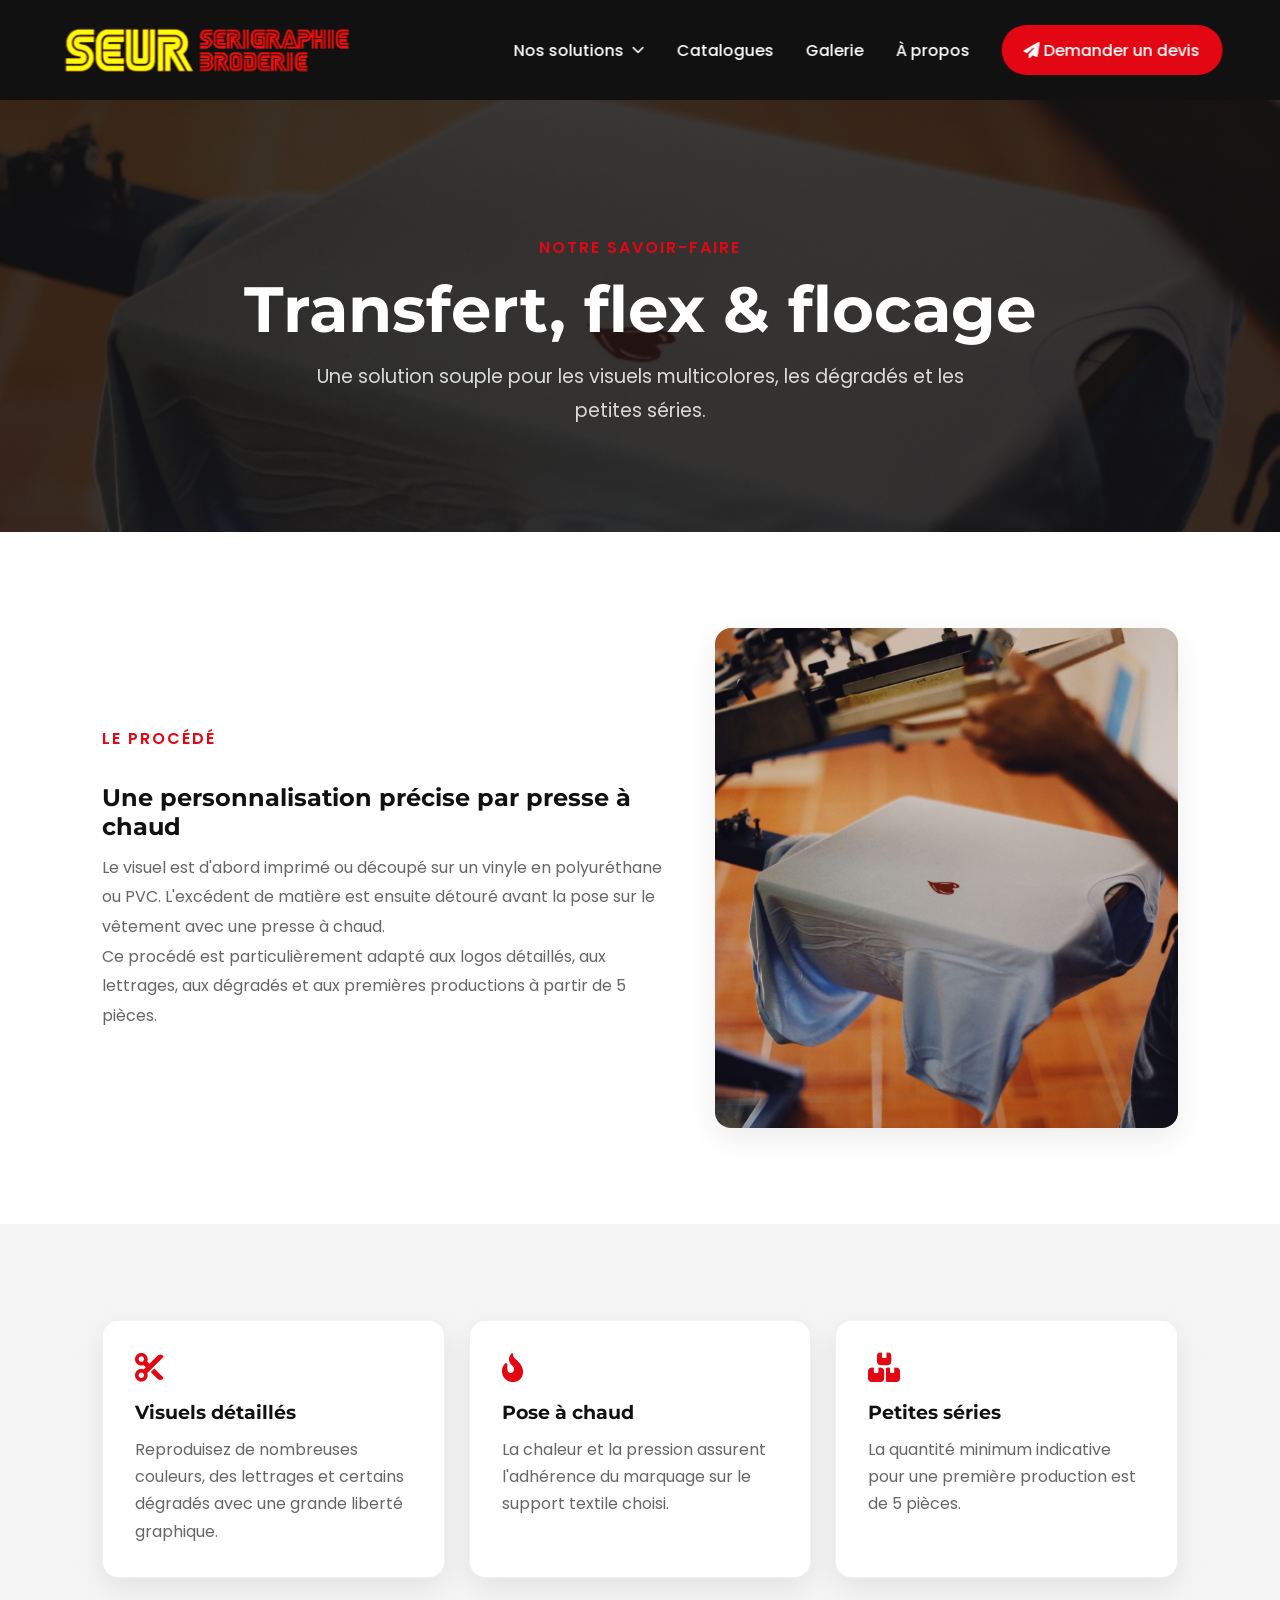
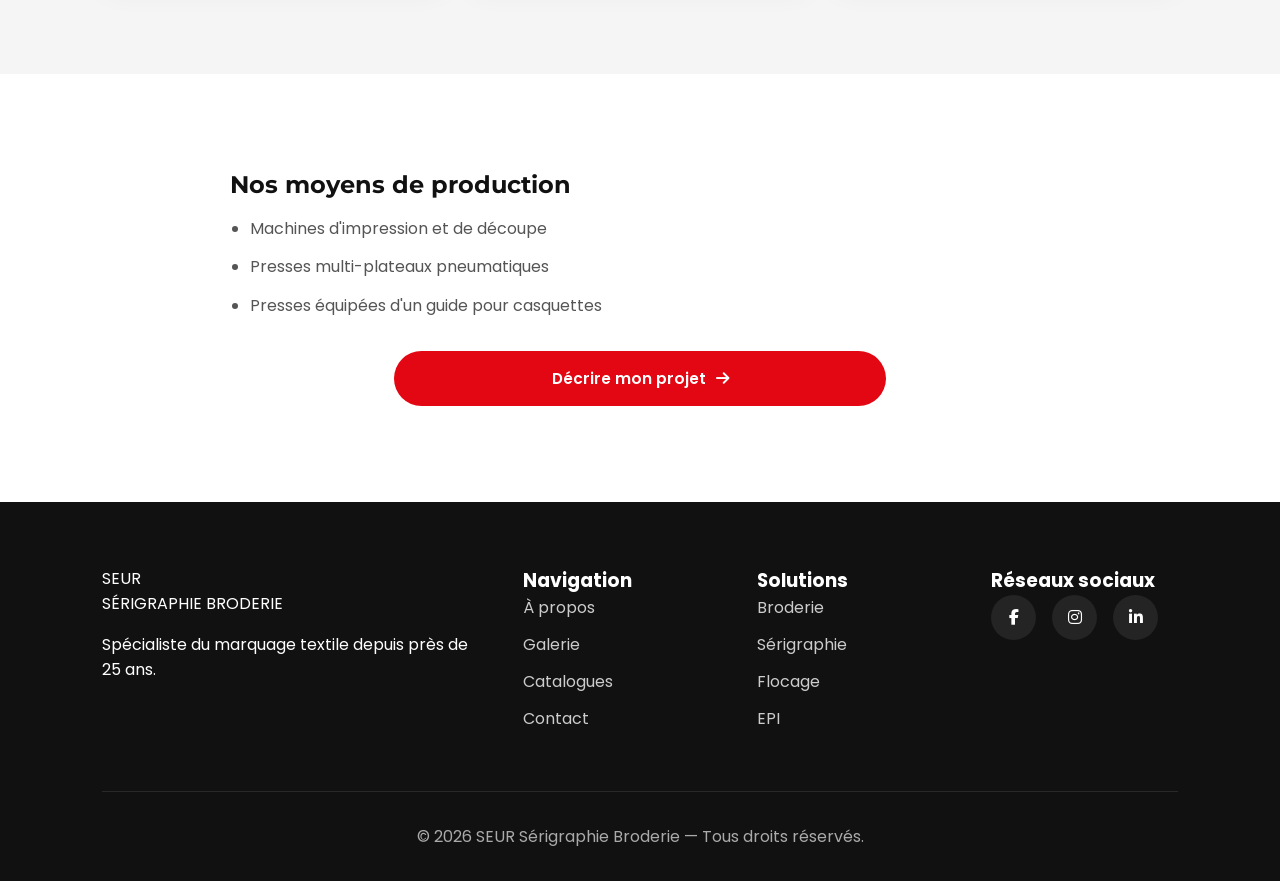
<file: pages/transfert.html>
<!doctype html>
<html lang="fr">
  <head>
    <meta charset="UTF-8" />
    <meta name="viewport" content="width=device-width, initial-scale=1.0" />
    <title>Transfert, flex et flocage | SEUR</title>
    <link rel="stylesheet" href="../styles/style.css" />
    <link rel="stylesheet" href="../styles/global.css" />
    <link rel="stylesheet" href="../styles/keyframes.css" />
    <link rel="stylesheet" href="../styles/pages.css" />
    <link rel="preconnect" href="https://fonts.googleapis.com" />
    <link rel="preconnect" href="https://fonts.gstatic.com" crossorigin />
    <link
      href="https://fonts.googleapis.com/css2?family=Montserrat:wght@400;600;700;800&family=Poppins:wght@300;400;500;600&display=swap"
      rel="stylesheet"
    />
    <link
      rel="stylesheet"
      href="https://cdnjs.cloudflare.com/ajax/libs/font-awesome/6.7.2/css/all.min.css"
    />
  </head>
  <body>
    <header class="header">
      <div class="container-header">
        <a href="../index.html" class="logo-container"
          ><img
            src="../public/img/logo-seur-serigraphie-broderie-removebg.png"
            alt="SEUR Sérigraphie Broderie"
            class="logo"
        /></a>
        <div class="mobile-toggle"><span></span><span></span><span></span></div>
        <nav class="navbar">
          <div class="nav-item">
            <button class="dropdown-trigger">
              Nos solutions
              <span class="arrow"
                ><i class="fa-solid fa-chevron-down"></i
              ></span>
            </button>
            <div class="dropdown">
              <ul>
                <li><a href="broderie.html">Broderie textile</a></li>
                <li><a href="serigraphie.html">Sérigraphie textile</a></li>
                <li><a href="transfert.html">Transfert &amp; flocage</a></li>
              </ul>
            </div>
          </div>
          <a href="catalogues.html">Catalogues</a
          ><a href="galerie.html">Galerie</a><a href="a-propos.html">À propos</a
          >
          <!-- <a href="contact.html">Contact</a> -->
          <a href="contact.html" class="btn-header"
            ><i class="fa-solid fa-paper-plane"></i> Demander un devis</a
          >
        </nav>
      </div>
    </header>
    <main class="page-main">
      <section class="page-hero">
        <div class="page-hero-content">
          <span>Notre savoir-faire</span>
          <h1>Transfert, flex &amp; flocage</h1>
          <p>
            Une solution souple pour les visuels multicolores, les dégradés et
            les petites séries.
          </p>
        </div>
      </section>
      <section class="page-section">
        <div class="page-container page-media-grid">
          <div class="page-copy">
            <span>Le procédé</span>
            <h2>Une personnalisation précise par presse à chaud</h2>
            <p>
              Le visuel est d'abord imprimé ou découpé sur un vinyle en
              polyuréthane ou PVC. L'excédent de matière est ensuite détouré
              avant la pose sur le vêtement avec une presse à chaud.
            </p>
            <p>
              Ce procédé est particulièrement adapté aux logos détaillés, aux
              lettrages, aux dégradés et aux premières productions à partir de 5
              pièces.
            </p>
          </div>
          <img
            src="../public/img/marquage-textile.jpg"
            alt="Presse et textile personnalisé"
          />
        </div>
      </section>
      <section class="page-section alt">
        <div class="page-container">
          <div class="page-grid">
            <article class="page-card">
              <i class="fa-solid fa-scissors"></i>
              <h3>Visuels détaillés</h3>
              <p>
                Reproduisez de nombreuses couleurs, des lettrages et certains
                dégradés avec une grande liberté graphique.
              </p>
            </article>
            <article class="page-card">
              <i class="fa-solid fa-fire-flame-curved"></i>
              <h3>Pose à chaud</h3>
              <p>
                La chaleur et la pression assurent l'adhérence du marquage sur
                le support textile choisi.
              </p>
            </article>
            <article class="page-card">
              <i class="fa-solid fa-boxes-stacked"></i>
              <h3>Petites séries</h3>
              <p>
                La quantité minimum indicative pour une première production est
                de 5 pièces.
              </p>
            </article>
          </div>
        </div>
      </section>
      <section class="page-section">
        <div class="page-container page-copy">
          <h2>Nos moyens de production</h2>
          <ul>
            <li>Machines d'impression et de découpe</li>
            <li>Presses multi-plateaux pneumatiques</li>
            <li>Presses équipées d'un guide pour casquettes</li>
          </ul>
          <div class="page-actions">
            <a href="contact.html" class="btn-primary"
              >Décrire mon projet <i class="fa-solid fa-arrow-right"></i
            ></a>
          </div>
        </div>
      </section>
    </main>
    <!-- ===================================== -->
    <!-- FOOTER -->
    <!-- ===================================== -->

    <footer>

        <div class="container">

            <div class="footer-grid">

                <!-- LOGO -->

                <div class="footer-column">

                    <div class="footer-logo">

                        <span class="logo-seur">
                            SEUR
                        </span>

                        <span class="logo-sub">
                            SÉRIGRAPHIE BRODERIE
                        </span>

                    </div>

                    <p>

                        Spécialiste du marquage textile
                        depuis près de 25 ans.

                    </p>

                </div>

                <!-- LIENS -->

                <div class="footer-column">

                    <h3>
                        Navigation
                    </h3>

                    <a href="pages/a-propos.html">
                        À propos
                    </a>

                    <a href="pages/galerie.html">
                        Galerie
                    </a>

                    <a href="pages/catalogues.html">
                        Catalogues
                    </a>

                    <a href="pages/contact.html">
                        Contact
                    </a>

                </div>

                <!-- SERVICES -->

                <div class="footer-column">

                    <h3>
                        Solutions
                    </h3>

                    <a href="pages/broderie.html">
                        Broderie
                    </a>

                    <a href="pages/serigraphie.html">
                        Sérigraphie
                    </a>

                    <a href="pages/transfert.html">
                        Flocage
                    </a>

                    <a href="pages/catalogues.html">
                        EPI
                    </a>

                </div>

                <!-- RESEAUX -->

                <div class="footer-column">

                    <h3>
                        Réseaux sociaux
                    </h3>

                    <div class="socials">

                        <a href="https://www.facebook.com/SeurSerigraphieBroderie77" target="_blank" rel="noopener">

                            <i class="fab fa-facebook-f"></i>

                        </a>

                        <a href="https://www.instagram.com/seurserigraphiebroderie/" target="_blank" rel="noopener">

                            <i class="fab fa-instagram"></i>

                        </a>

                        <a href="https://www.linkedin.com/company/seur-serigraphie-broderie/" target="_blank" rel="noopener">

                            <i class="fab fa-linkedin-in"></i>

                        </a>

                    </div>

                </div>

            </div>

            <div class="footer-bottom">

                © 2026 SEUR Sérigraphie Broderie —
                Tous droits réservés.

            </div>

        </div>

    </footer>
    <script src="../js/main.js"></script>
  </body>
</html>
</file>
<file: styles/style.css>
/* =======================================
   RESET
======================================= */

body {
    font-family: 'Poppins', sans-serif;
    background: var(--white);
    color: var(--black);
    overflow-x: hidden;
}

img {
    max-width: 100%;
    display: block;
}

section {
    padding: 6rem 8%;
}

a {
    text-decoration: none;
}

/* =======================================
   TITRES
======================================= */

.section-title {
    text-align: center;
    margin-bottom: 4rem;
}

.section-title span {
    color: var(--red);
    font-weight: 600;
    text-transform: uppercase;
    letter-spacing: 2px;
}

.section-title h2 {
    margin-top: 1rem;
    font-family: 'Montserrat', sans-serif;
    font-size: clamp(2rem, 4vw, 3rem);
    font-weight: 800;
}



/* =======================================
   MENU BURGER
======================================= */
.mobile-toggle {

    display: none;
    flex-direction: column;
    justify-content:center;
    gap: 5px;

    width:35px;
    height:30px;

    cursor: pointer;
    z-index: 2000;
}

.mobile-toggle span {
    width:100%;
    height:3px;

    border-radius:999px;

    background:white;

}

.mobile-toggle.active span:nth-child(1) {

    transform:
        translateY(8px)
        rotate(45deg);
}

.mobile-toggle.active span:nth-child(2) {

    opacity: 0;
}

.mobile-toggle.active span:nth-child(3) {

    transform:
        translateY(-8px)
        rotate(-45deg);
}

@media (min-width:769px){

    .dropdown{

        position:absolute;

        top:120%;
        left:0;

        opacity:0;
        visibility:hidden;

        transform:translateY(15px);
    }

    .nav-item.open .dropdown{

        opacity:1;
        visibility:visible;

        transform:translateY(0);
    }

}


@media (max-width: 768px) {

    .mobile-toggle {
        display: flex;
        
    }

    .navbar {

        position: fixed;

        top: 90px;
        right: -100%;

        width: 100%;
        height: calc(100vh - 90px);

        background: #111;

        flex-direction: column;

        align-items: flex-start;

        padding: 2rem;

        gap: 1.5rem;

        transition: right .4s ease;
    }

    .navbar.active {

        right: 0;
    }

    .nav-item,
    .navbar > a {

        width: 100%;
    }

    .dropdown {

        position: static;

        max-height: 0;

        opacity: 1;
        visibility: visible;

        transform: none;

        overflow: hidden;

        box-shadow: none;

        background: rgba(255,255,255,.05);

        transition: max-height .4s ease;
    }

    .dropdown{

        max-height:0;

        overflow:hidden;

        transition:
            max-height .4s ease,
            padding .4s ease;
    }

    .nav-item.open .dropdown{

        max-height:400px;
    }

    .dropdown li a {

        color: white;
        padding-left: 2rem;
    }
}


/* =======================================
   HEADER
======================================= */

.header {
    position: fixed;
    top: 0;
    left: 50%;
    transform: translateX(-50%);
    
    width: 101%;
    height: 100px;

    padding: 0 5%;
    margin: 0 auto;
    /* border-radius: 2rem; */

    display: flex;
    justify-content: center;
    align-items: center;

    background: rgba(17,17,17,1);
    backdrop-filter: blur(12px);

    z-index: 1000;
}

.container-header {
    display: flex;
    width: 100%;
    justify-content: space-between;
}

.logo {
    width: 300px;
}

.navbar {
    display: flex;
    justify-content: center;
    align-items: center;
    gap: 2rem;
    z-index:1500;
}

.navbar > a,
.nav-item > a {
    color: white;
    font-weight: 500;
    transition: var(--transition);
}

.navbar > a:hover,
.nav-item > a:hover {
    color: var(--yellow);
}

.btn-header {
    background: var(--red);
    color: white !important;

    padding: .8rem 1.4rem;
    border-radius: 50px;

    transition: var(--transition);
}

.btn-header:hover {
    transform: translateY(-3px);
}

/* =======================================
   DROPDOWN
======================================= */

.nav-item {
    position: relative;
}

.dropdown {

    position: absolute;

    top: 120%;
    left: 0;

    min-width: 260px;

    background: white;

    border-radius: 12px;

    box-shadow:
        0 15px 40px rgba(0,0,0,.12);

    overflow: hidden;

    opacity: 0;
    visibility: hidden;

    transform: translateY(15px);

    transition:
        opacity .3s ease,
        transform .3s ease,
        visibility .3s ease;

    z-index: 1000;
}

.nav-item.open .dropdown {

    opacity: 1;
    visibility: visible;

    transform: translateY(0);
}

.dropdown ul {
    list-style: none;
}

.dropdown li a {

    display: block;

    padding: 1rem 1.25rem;

    color: #111;

    transition: .25s;
}

.dropdown li a:hover {

    background: #f5f5f5;
    color: var(--red);
}


    
    /* ==========================
    BOUTONS DROPDOWN
    ========================== */

.dropdown-trigger {

    background: transparent;
    position: relative;

    border: none;

    color: white;

    font-family: inherit;
    font-size: 1rem;
    font-weight: 500;

    cursor: pointer;

    display: flex;
    align-items: center;
    gap: .5rem;

    transition: .3s ease;
}

.dropdown-trigger:hover {

    color: var(--yellow);
}

.dropdown-trigger:focus {

    outline: none;
}

.dropdown-trigger::after {

    content: "";

    position: absolute;

    left: 0;
    bottom: -6px;

    width: 0;
    height: 2px;

    background: var(--yellow);

    transition: width .3s ease;
}

/* Flèche */

.arrow {

    font-size: .8rem;

    transition: transform .3s ease;
}

.nav-item.open .arrow {

    transform: rotate(180deg);
}

/* ==========================
   LIENS NAVBAR
========================== */

.navbar > a,
.dropdown-trigger {

    position: relative;

    color: white;

    font-weight: 500;

    transition: .3s ease;
}

/* Trait animé */

.navbar > a::after,
.dropdown-trigger::after {

    content: "";

    position: absolute;

    left: 0;
    bottom: -8px;

    width: 0;
    height: 2px;

    background: var(--yellow);

    transition: width .3s ease;
}

/* Hover */

.navbar > a:hover,
.dropdown-trigger:hover {

    color: var(--yellow);
}

/* Ouverture dropdown */

.nav-item.open .dropdown-trigger {

    color: var(--yellow);
}

/* Animation du trait */

.navbar > a:hover::after,
.dropdown-trigger:hover::after,
.nav-item.open .dropdown-trigger::after {

    width: 100%;
}

/* =======================================
   HERO
======================================= */

.hero {
    position: relative;

    min-height: 110vh;

    display: flex;
    align-items: center;

    overflow: hidden;

    color: white;

    padding-top: 120px;
}

.hero-video {

    position: absolute;

    top: 0;
    left: 0;

    width: 100%;
    height: 100%;

    object-fit: cover;

    z-index: 0;

    animation: heroZoom 20s linear infinite alternate;
}

.hero-overlay {

    position: absolute;

    inset: 0;

    background:
        linear-gradient(
            rgba(0,0,0,.75),
            rgba(0,0,0,.75)
        );

    /* z-index: 1; */
}

.hero-content {
    position: relative;
    max-width: 750px;
    z-index: 2;
    animation: heroContentReveal .9s ease-out both;
}

.hero-subtitle {
    color: var(--yellow);
    font-size: clamp(.8rem, 1.2vw, 1rem);
    font-weight: 600;
    letter-spacing: 2px;
}

.hero h1 {
    font-family: 'Montserrat', sans-serif;
    font-size: clamp(2.35rem, 5.5vw, 5.25rem);
    font-weight: 800;

    line-height: 1.1;

    margin: 1rem 0;
}

.hero h1 span {
    display: block;
    color: var(--red);
    font-size: 60%;
}

.hero p {
    font-size: clamp(1rem, 1.5vw, 1.2rem);
    line-height: 1.8;

    max-width: 650px;
}

.hero-buttons {
    display: flex;
    gap: 1rem;
    margin-top: 2rem;
}

.btn-primary,
.btn-secondary {

    display: inline-flex;
    align-items: center;
    justify-content: center;
    gap: 10px; 

    padding: 1rem 3rem;
    width: 60%;

    font-size: clamp(.9rem, 1.2vw, 1rem);

    border-radius: 50px;

    font-weight: 600;

    transition: var(--transition);
}

.btn-primary {
    background: var(--red);
    color: white;
}

.btn-secondary {
    border: 2px solid white;
    color: white;
}

.btn-primary:hover,
.btn-secondary:hover {
    transform: translateY(-4px);
}

/* =======================================
   STATS
======================================= */

.stats {
    background: var(--gray);

    display: flex;
    justify-content: center;
    gap: 5rem;

    text-align: center;
}

.stat h3 {
    font-size: clamp(2rem, 4vw, 3rem);
    color: var(--red);
    font-family: 'Montserrat', sans-serif;
}

.stat p {
    color: var(--gray-dark);
}




/* =======================================
   ABOUT
======================================= */

.about-grid{

    display:grid;
    grid-template-columns: 1fr 1fr;
    /* justify-content: space-between; */
    align-items:center;
    margin: auto;
    gap: 6rem;
    width: 100%;
    padding: 5rem 12rem;
}

/* ==========================
   VISUEL
========================== */

.about-visual{

    position:relative;

    display:flex;
    justify-content:center;
    align-items:center;
}

.about-logo-card{

    width:100%;

    max-width:550px;

    background:white;

    border-radius:32px;

    padding:4rem;

    display:flex;
    justify-content:center;
    align-items:center;

    border:1px solid rgba(0,0,0,.06);

    box-shadow:
        0 20px 60px rgba(0,0,0,.08);

    padding-bottom:6rem;
}

.about-logo-card img{

    width:100%;
    max-width:400px;

    object-fit:contain;
}

.about-experience{

    position:absolute;

    left:60%;
    bottom:-40px;

    transform:translateX(60%);

    width:160px;
    height:160px;

    border-radius:24px;

    background:var(--red);

    color:white;

    display:flex;
    flex-direction:column;
    justify-content:center;
    align-items:center;

    text-align:center;

    box-shadow:
        0 20px 40px rgba(179,0,0,.25);
}

.about-experience strong{

    font-size:clamp(2rem, 4vw, 3rem);

    line-height:1;

    font-family:'Montserrat',sans-serif;
    font-weight:800;
}

.about-experience span{

    margin-top:.5rem;

    font-size:.95rem;

    max-width:100px;

    line-height:1.3;
}

/* ==========================
   CONTENU
========================== */

.about-content{

    display:flex;
    flex-direction:column;
}

.about-label{

    width:fit-content;

    padding:.75rem 1.4rem;

    border-radius:999px;

    background:rgba(179,0,0,.08);

    color:var(--red);

    font-size:.75rem;

    font-weight:700;

    letter-spacing:2px;

    margin-bottom:1.5rem;
}

.about-content h3{

    font-family:'Montserrat',sans-serif;

    font-size:clamp(1.2rem, 2vw, 3.2rem);

    font-weight:800;

    line-height:1.15;

    color:#111;

    margin-bottom:1.5rem;
}

.about-content > p{

    font-size:clamp(.95rem, 1.3vw, 1.05rem);

    line-height:1.9;

    color:#666;

    margin-bottom:2.5rem;

    max-width:700px;
}

/* ==========================
   FEATURES
========================== */

.about-features{

    display:grid;

    grid-template-columns:repeat(2,1fr);

    gap:1rem;
}

.feature-card{

    display:flex;

    align-items:flex-start;

    gap:1rem;

    padding:1.4rem;

    background:white;

    border-radius:18px;

    border:1px solid rgba(0,0,0,.06);

    transition:.3s ease;
}

.feature-card:hover{

    transform:translateY(-6px);

    box-shadow:
        0 15px 35px rgba(0,0,0,.08);
}

.feature-card i{

    width:52px;
    height:52px;

    flex-shrink:0;

    display:flex;
    align-items:center;
    justify-content:center;

    border-radius:14px;

    background:rgba(179,0,0,.08);

    color:var(--red);

    font-size:1.2rem;
    animation: floatIcon 3s ease-in-out infinite;
}

.feature-card h4{

    margin-bottom:.4rem;

    color:#111;

    font-size:clamp(1.05rem, 1.8vw, 1.4rem);

    font-weight:700;
}

.feature-card p{

    margin:0;

    color:#666;

    font-size:.95rem;

    line-height:1.6;
}

/* ==========================
   RESPONSIVE
========================== */

@media (max-width:1100px){

    .about-grid{

        grid-template-columns:1fr;

        gap:5rem;
    }

    .about-content{

        text-align:center;
    }

    .about-label{

        margin-inline:auto;
    }

    .about-content > p{

        margin-left:auto;
        margin-right:auto;
    }

    .about-features{

        max-width:800px;

        margin:auto;
    }
}

@media (max-width:768px){

    .about-logo-card{

        padding:2.5rem;
        padding-bottom:5rem;
    }

    .about-logo-card img{

        max-width:260px;
    }

    .about-experience{

        width:120px;
        height:120px;

        bottom:-25px;
    }

    .about-experience strong{

        font-size:clamp(1.8rem, 7vw, 2.2rem);
    }

    .about-experience span{

        font-size:.8rem;
    }

    .about-features{
        max-width: 1400px;
        grid-template-columns:1fr;
    }
}







/* =======================================
   SERVICES
======================================= */

.services {
    background: var(--gray);
}

.services-grid {

    display: grid;
    grid-template-columns: repeat(3,1fr);
    gap: 2rem;
}

.service-card {

    background: white;

    border-radius: var(--radius);

    overflow: hidden;

    box-shadow: var(--shadow);

    transition: var(--transition);
}

.service-card:hover {
    transform: translateY(-10px);
}

.service-image {
    height: 250px;

    background:
        linear-gradient(
            135deg,
            var(--yellow),
            var(--red)
        );
}

.service-card h3 {
    padding: 1.5rem 1.5rem .5rem;
}

.service-card p {
    padding: 0 1.5rem 1.5rem;
    line-height: 1.7;
}

/* =======================================
   PORTFOLIO
======================================= */

.gallery {

    display: grid;
    grid-template-columns: repeat(3,1fr);
    gap: 1rem;
}

.gallery-item {

    height: 320px;

    background:
        linear-gradient(
            135deg,
            #ddd,
            #bbb
        );

    border-radius: var(--radius);

    transition: var(--transition);
}

.gallery-item:hover {
    transform: scale(1.03);
}

/* =======================================
   CATALOGUES
======================================= */

.catalogues {
    background: var(--gray);
}

.catalogue-grid {

    display: grid;
    grid-template-columns: repeat(3,1fr);
    gap: 2rem;
}

.catalogue-card {

    background: white;

    padding: 2rem;

    border-radius: var(--radius);

    text-align: center;

    box-shadow: var(--shadow);

    transition: var(--transition);
}

.catalogue-card:hover {
    transform: translateY(-8px);
}

.catalogue-card h3 {
    margin-bottom: 1rem;
}

.catalogue-card p {
    margin-bottom: 1.5rem;
}

.catalogue-card a {
    color: var(--red);
    font-weight: 600;
}

/* =======================================
   PROCESS
======================================= */

.timeline {

    display: flex;
    justify-content: center;
    flex-wrap: wrap;

    gap: 2rem;
}

.step {

    background: white;

    padding: 1.5rem 2rem;

    border-radius: 50px;

    box-shadow: var(--shadow);

    font-weight: 600;
}

/* =======================================
   CONTACT
======================================= */

.contact {
    background: var(--gray);
}

.contact-container {

    display: grid;
    grid-template-columns: 1fr 1.3fr;
    gap: 3rem;
}

.contact-info {

    background: white;

    padding: 2rem;

    border-radius: var(--radius);

    box-shadow: var(--shadow);
}

.contact-info h3 {
    margin-bottom: 1.5rem;
}

.contact-info p {
    margin-bottom: 1rem;
}

.contact-form {

    background: white;

    padding: 2rem;

    border-radius: var(--radius);

    box-shadow: var(--shadow);

    display: flex;
    flex-direction: column;
    gap: 1rem;
}

.contact-form input,
.contact-form textarea {

    padding: 1rem;
    width: 100%;

    border: 1px solid #ddd;

    border-radius: 10px;

    font-family: inherit;
}

.contact-form textarea {
    min-height: 180px;
    resize: vertical;
}

.contact-form button {

    background: var(--red);

    color: white;

    border: none;

    padding: 1rem;

    border-radius: 10px;

    cursor: pointer;

    font-weight: 600;

    transition: var(--transition);
}

.contact-form button:hover {
    transform: translateY(-3px);
}

/* =======================================
   FOOTER
======================================= */

footer {

    background: var(--black);

    color: white;

    padding: 4rem 8% 2rem;
}

.footer-content {

    display: grid;
    grid-template-columns: repeat(3,1fr);

    gap: 3rem;
}

.footer-content h3,
.footer-content h4 {
    margin-bottom: 1rem;
}

.footer-content p {
    margin-bottom: .5rem;
    color: #ccc;
}

.footer-bottom {

    margin-top: 3rem;
    padding-top: 2rem;

    border-top: 1px solid rgba(255,255,255,.1);

    text-align: center;

    color: #aaa;
}

/* =======================================
   RESPONSIVE
======================================= */

@media (max-width: 1100px) {

    .services-grid,
    .catalogue-grid,
    .gallery {
        grid-template-columns: repeat(2,1fr);
    }

    .about-content,
    .contact-container {
        grid-template-columns: 1fr;
    }
}

@media (max-width: 768px) {
     .mobile-toggle{
        display:flex;
    }

    .navbar{

        display:flex;

        position:fixed;

        top:110px;
        left:0;

        width:100%;

        background:#111;

        flex-direction:column;

        align-items:flex-start;

        padding:2rem;

        gap:1.5rem;

        transform:translateX(100%);

        transition:.4s ease;

        height:calc(100vh - 110px);

        overflow-y:auto;
    }

    .navbar.active{

        transform:translateX(0);
    }

    .hero-buttons {
        flex-direction: column;
    }

    .stats {
        flex-direction: column;
        gap: 2rem;
    }

    .services-grid,
    .catalogue-grid,
    .gallery,
    .footer-content {
        grid-template-columns: 1fr;
    }

    section {
        padding: 4rem 5%;
    }

}

/* =======================================
   HERO COMPLEMENTS
======================================= */

.hero-badge{
    display:inline-flex;
    align-items:center;
    gap:.75rem;

    padding:.8rem 1.2rem;

    background:rgba(255,255,255,.1);
    backdrop-filter:blur(10px);

    border:1px solid rgba(255,255,255,.15);
    border-radius:999px;

    margin-bottom:1.5rem;

    font-weight:600;
}

.hero-badge i{
    color:var(--yellow);
}

.hero-title-yellow{
    display:block;
    color:var(--yellow) !important; 
}

.hero-title-red{
    display:block;
    color:var(--red);
}

/* En dessous de tous les composants du hero section (en bas des boutons)
.hero-stats { 
    justify-content: right;
    align-items: center;
    position: absolute;
    display:flex;
    gap:2rem;

    margin-top:3rem;
} */


.hero-stats{
    justify-content: right;
    align-items: end;
    position: relative;
    display:flex;
    flex-direction: column;
    gap:2rem;
    width: 100%;

    margin-top:3rem;
}

.hero-stat{
    border-left:2px solid rgba(255,255,255,.2);
    padding-left:1rem;
}

.hero-stat h3{
    font-size:clamp(2.5rem, 6vw, 5rem);
    color:var(--yellow);
    margin-bottom:.25rem;
}

.hero-stat span{
    color:rgba(255,255,255,.8);
    font-size:clamp(.75rem, 1.2vw, .9rem);
}

/* =======================================
   TRUST BAR
======================================= */

.trust-bar{
    display:flex;
    justify-content:center;
    flex-wrap:wrap;
    gap:2rem;

    background:#111;
    color:white;

    padding:1.5rem 3%;
}

.trust-item{
    display:flex;
    align-items:center;
    gap:.75rem;

    font-weight:500;
}

.trust-item i{
    color:var(--yellow);
}

/* =======================================
   STATS SECTION
======================================= */

.stats-section{
    background:#111;
    color:white;
}

.stats-section .section-title p{
    max-width:700px;
    margin:auto;
    color:#bbb;
}

.stats-grid{
    display:grid;
    grid-template-columns:repeat(4,1fr);
    gap:2rem;
}

.stat-card{
    text-align:center;

    background:rgba(255,255,255,.05);

    padding:2rem;

    border-radius:var(--radius);

    border:1px solid rgba(255,255,255,.08);
}

.stat-icon{
    width:70px;
    height:70px;

    margin:auto auto 1rem;

    display:flex;
    align-items:center;
    justify-content:center;

    border-radius:50%;

    background:rgba(255,255,255,.08);
}

.stat-icon i{
    color:var(--yellow);
    font-size:1.6rem;
}

.stat-card h3{
    font-size:clamp(2rem, 3.5vw, 2.5rem);
    color:var(--yellow);
}

/* =======================================
   SERVICES V2
======================================= */

.service-top{
    display:flex;
    justify-content:space-between;
    align-items:center;

    padding:1.5rem 1.5rem 0;
}

.service-icon{
    width:70px;
    height:70px;

    border-radius:50%;

    background:linear-gradient(
        135deg,
        var(--yellow),
        var(--red)
    );

    display:flex;
    justify-content:center;
    align-items:center;

    color:white;
    font-size:1.5rem;
}

.service-number{
    font-size:clamp(1.5rem, 2.5vw, 2rem);
    font-weight:800;
    color:#ddd;
}

.service-card ul{
    list-style:none;
    padding:0 1.5rem;
    margin-bottom:1.5rem;
}

.service-card ul li{
    margin-bottom:.6rem;
}

.service-link{
    display:inline-flex;
    gap:.5rem;

    margin:0 1.5rem 1.5rem;

    color:var(--red);
    font-weight:600;
}

/* =======================================
   PORTFOLIO
======================================= */

.portfolio-grid{
    display:grid;

    grid-template-columns:repeat(3,1fr);
    grid-auto-rows:300px;

    gap:1rem;
}

.portfolio-item{
    position:relative;
    overflow:hidden;

    border-radius:var(--radius);
}

.portfolio-item.large{
    grid-column:span 2;
    grid-row:span 2;
}

.portfolio-item img{
    width:100%;
    height:100%;
    object-fit:cover;

    transition:.5s ease;
}

.portfolio-item:hover img{
    transform:scale(1.08);
}

.portfolio-overlay{
    position:absolute;
    inset:0;

    display:flex;
    flex-direction:column;
    justify-content:flex-end;

    padding:2rem;

    color:white;

    background:linear-gradient(
        transparent,
        rgba(0,0,0,.85)
    );
}

/* =======================================
   CTA
======================================= */

.cta-section{
    /* background:
        linear-gradient(
            135deg,
            var(--red),
            #9b0b0b
        ); */

    /* background:
        linear-gradient(
            135deg,
            var(--black),
            var(--dark)
        ); */

    /* background-color: #111; */
    background:
        linear-gradient(
            rgba(0,0,0,.75),
            rgba(0,0,0,.75)
        ),
        url("../public/img/marquage-textile.jpg");

    background-repeat: no-repeat;
    background-size: cover;
    background-attachment: fixed;

    color:white;
    text-align:center;
}

.cta-content{
    max-width:800px;
    margin:auto;
}

.cta-content span{
    color:var(--yellow);
    font-weight:600;
}

.cta-content h2{
    margin:1rem 0;
    font-size:clamp(2rem,5vw,3.5rem);
}

.cta-content p{
    margin-bottom:2rem;
}

/* =======================================
   CATALOGUES
======================================= */

.catalogue-icon{
    width:80px;
    height:80px;

    margin:auto auto 1rem;

    border-radius:50%;

    background:rgba(194,0,0,.08);

    display:flex;
    align-items:center;
    justify-content:center;
}

.catalogue-icon i{
    color:var(--red);
    font-size:clamp(1.4rem, 2.5vw, 1.8rem);
}

/* =======================================
   PROCESS
======================================= */

.process {
    background-color: #111; 
    color: #fff;
}
.process-grid{
    display:grid;
    grid-template-columns:repeat(5,1fr);
    gap:1.5rem;
    color: black;
}

.process-step{
    position:relative;

    text-align:center;

    padding:2rem;

    background:white;

    border-radius:var(--radius);

    /* box-shadow:var(--shadow); */
        
    box-shadow: 0 10px 30px rgba(255, 255, 255, .2);
}

.step-number{
    display:inline-flex;

    width:60px;
    height:60px;

    border-radius:50%;

    align-items:center;
    justify-content:center;

    background:var(--red);
    color:white;

    font-weight:700;

    margin-bottom:1rem;
}

/* =======================================
   CONTACT
======================================= */

.contact-card{
    display:flex;
    gap:1rem;

    margin-bottom:2rem;
}

.contact-card i{
    font-size:1.4rem;
    color:var(--red);
    margin-top:.3rem;
}

.form-row{
    display:grid;
    grid-template-columns:1fr 1fr;
    gap:1rem;
}

.required {
    color: #e53935;
    font-weight: 700;
}

.required-note {
    margin-top: 10px;
    font-size: 0.9rem;
}

.form-group label {
    display: block;
    margin-bottom: 6px;
    font-weight: 600;
}


/* =======================================
   FOOTER
======================================= */

.footer-grid{
    display:grid;
    grid-template-columns:2fr 1fr 1fr 1fr;
    gap:3rem;
}

.footer-logo{
    display:flex;
    flex-direction:column;
    margin-bottom:1rem;
}

.footer-column{
    display:flex;
    flex-direction:column;
}

.footer-column a{
    color:#ccc;
    margin-bottom:.75rem;
    transition:.3s;
}

.footer-column a:hover{
    color:white;
}

.socials{
    display:flex;
    gap:1rem;
}

.socials a{
    width:45px;
    height:45px;

    border-radius:50%;

    background:rgba(255,255,255,.08);

    display:flex;
    align-items:center;
    justify-content:center;

    color:white;

    transition:.3s;
}

.socials a:hover{
    background:var(--red);
}

/* =======================================
   RESPONSIVE COMPLEMENTS
======================================= */

@media (max-width:1100px){

    .stats-grid{
        grid-template-columns:repeat(2,1fr);
    }

    .process-grid{
        grid-template-columns:repeat(2,1fr);
    }

    .portfolio-grid{
        grid-template-columns:repeat(2,1fr);
    }

    .footer-grid{
        grid-template-columns:repeat(2,1fr);
    }
}

@media (max-width:768px){

    .about-grid {
        padding: 5rem; 
        gap: 1rem;
    }

    .about-grid,
    .stats-grid,
    .process-grid,
    .portfolio-grid,
    .footer-grid,
    .form-row{
        grid-template-columns:1fr;
    }

    .portfolio-item.large{
        grid-column:auto;
        grid-row:auto;
    }

    .hero-stats{
        flex-direction:column;
        gap:1rem;
    }

    .trust-bar{
        justify-content:flex-start;
    }
}

/* =======================================
   ANIMATIONS AU DEFILEMENT
======================================= */

.reveal-on-scroll {
    opacity: 0;
    transform: translateY(36px);
}

.reveal-on-scroll.show {
    animation: sectionReveal .75s ease-out both;
}

.reveal-on-scroll.reveal-from-left.show {
    animation-name: sectionRevealLeft;
}

.reveal-on-scroll.reveal-from-right.show {
    animation-name: sectionRevealRight;
}

.reveal-child {
    opacity: 0;
    transform: translateY(24px);
}

.reveal-child.show {
    animation: sectionReveal .6s ease-out both;
    animation-delay: var(--reveal-delay, 0ms);
}

.service-card,
.catalogue-card,
.stat-card,
.process-step,
.contact-info,
.contact-form,
.portfolio-item {
    transition: transform .4s ease, box-shadow .4s ease;
}

.service-card:hover,
.catalogue-card:hover,
.stat-card:hover,
.process-step:hover,
.contact-info:hover,
.contact-form:hover,
.portfolio-item:hover {
    transform: translateY(-8px);
    box-shadow: 0 18px 40px rgba(0, 0, 0, .13);
}

.catalogue-icon,
.service-icon,
.stat-icon {
    transition: transform .4s ease;
}

.catalogue-card:hover .catalogue-icon,
.service-card:hover .service-icon,
.stat-card:hover .stat-icon {
    transform: rotate(-6deg) scale(1.08);
}

.portfolio-item:hover {
    transform: translateY(-6px);
    box-shadow: 0 18px 35px rgba(0, 0, 0, .2);
}

.socials a {
    transition: transform .3s ease, background .3s ease;
}

.socials a:hover {
    transform: translateY(-5px) rotate(8deg);
}

@media (prefers-reduced-motion: reduce) {

    *,
    *::before,
    *::after {
        animation-duration: .01ms !important;
        animation-iteration-count: 1 !important;
        scroll-behavior: auto !important;
        transition-duration: .01ms !important;
    }
}
</file>
<file: styles/global.css>
:root {
    --yellow: #FFD400;
    --red: #E30613;

    --black: #111111;
    --dark: #1A1A1A;

    --white: #FFFFFF;
    --gray: #F5F5F5;
    --gray-dark: #777777;

    --shadow:
        0 10px 30px rgba(0, 0, 0, .08);

    --radius: 16px;

    --transition: .3s ease;
}

* {
    padding: 0;
    margin: 0;
    box-sizing: border-box;
}

html {
    scroll-behavior: smooth;
}
</file>
<file: styles/keyframes.css>
@keyframes heroZoom {

    from {
        transform: scale(1);
    }

    to {
        transform: scale(1.2);
    }
}

@keyframes sectionReveal {

    from {
        opacity: 0;
        transform: translateY(36px);
    }

    to {
        opacity: 1;
        transform: translateY(0);
    }
}

@keyframes sectionRevealLeft {

    from {
        opacity: 0;
        transform: translateX(-48px);
    }

    to {
        opacity: 1;
        transform: translateX(0);
    }
}

@keyframes sectionRevealRight {

    from {
        opacity: 0;
        transform: translateX(48px);
    }

    to {
        opacity: 1;
        transform: translateX(0);
    }
}

@keyframes heroContentReveal {

    from {
        opacity: 0;
        transform: translateY(24px);
    }

    to {
        opacity: 1;
        transform: translateY(0);
    }
}

@keyframes floatIcon {

    0%,
    100% {
        transform: translateY(0);
    }

    50% {
        transform: translateY(-7px);
    }
}
</file>
<file: styles/pages.css>
/* =======================================
   PAGES INTERNES
======================================= */

.page-main {
    padding-top: 100px;
}

.page-hero {
    min-height: 48vh;
    display: grid;
    place-items: center;
    padding: 7rem 8% 5rem;
    color: white;
    text-align: center;
    background:
        linear-gradient(rgba(17, 17, 17, .78), rgba(17, 17, 17, .78)),
        url("../public/img/marquage-textile.jpg") center / cover;
}

.page-hero-content {
    max-width: 850px;
}

.page-hero span,
.page-intro span,
.page-copy span {
    color: var(--red);
    font-weight: 600;
    letter-spacing: 2px;
    text-transform: uppercase;
}

.page-hero h1 {
    margin: 1rem 0;
    font-family: 'Montserrat', sans-serif;
    font-size: clamp(2.25rem, 5vw, 4.8rem);
    line-height: 1.05;
}

.page-hero p {
    max-width: 680px;
    margin: auto;
    color: rgba(255, 255, 255, .82);
    font-size: clamp(1rem, 1.5vw, 1.2rem);
    line-height: 1.8;
}

.page-section {
    padding: 6rem 8%;
}

.page-section.alt {
    background: var(--gray);
}

.page-container {
    width: min(1120px, 100%);
    margin: auto;
}

.page-intro {
    max-width: 760px;
    margin: 0 auto 3rem;
    text-align: center;
}

.page-intro h2 {
    margin: .75rem 0 1rem;
    font-family: 'Montserrat', sans-serif;
    font-size: clamp(1.8rem, 3vw, 2.8rem);
}

.page-intro p,
.page-copy p {
    color: #666;
    line-height: 1.85;
}

.page-copy {
    max-width: 820px;
    margin: auto;
}

.page-copy h2,
.page-copy h3 {
    margin: 2rem 0 .75rem;
    font-family: 'Montserrat', sans-serif;
}

.page-copy h2:first-child,
.page-copy h3:first-child {
    margin-top: 0;
}

.page-copy ul,
.page-copy ol {
    display: grid;
    gap: .7rem;
    margin: 1rem 0 1.5rem 1.25rem;
    color: #555;
    line-height: 1.7;
}

.page-copy strong {
    color: var(--black);
}

.page-grid {
    display: grid;
    grid-template-columns: repeat(3, 1fr);
    gap: 1.5rem;
}

.page-card {
    padding: 2rem;
    background: white;
    border: 1px solid rgba(0, 0, 0, .06);
    border-radius: var(--radius);
    box-shadow: var(--shadow);
}

.page-card h3 {
    margin: 1rem 0 .75rem;
    font-family: 'Montserrat', sans-serif;
}

.page-card p {
    color: #666;
    line-height: 1.7;
}

.page-card i {
    color: var(--red);
    font-size: 1.8rem;
}

.page-media-grid {
    display: grid;
    grid-template-columns: 1.1fr .9fr;
    gap: 3rem;
    align-items: center;
}

.page-media-grid img {
    width: 100%;
    max-height: 500px;
    object-fit: cover;
    border-radius: var(--radius);
    box-shadow: var(--shadow);
}

.page-actions {
    display: flex;
    flex-wrap: wrap;
    justify-content: center;
    gap: 1rem;
    margin-top: 2rem;
}

.page-contact-grid {
    display: grid;
    grid-template-columns: .85fr 1.15fr;
    gap: 2rem;
    align-items: start;
}

.page-contact-list {
    display: grid;
    gap: 1rem;
}

.page-contact-item {
    display: flex;
    gap: 1rem;
    align-items: flex-start;
    padding: 1.25rem;
    background: white;
    border-radius: var(--radius);
    box-shadow: var(--shadow);
}

.page-contact-item i {
    width: 2rem;
    color: var(--red);
    font-size: 1.25rem;
    text-align: center;
}

.page-contact-item h3 {
    margin-bottom: .3rem;
    font-family: 'Montserrat', sans-serif;
    font-size: 1rem;
}

.page-contact-item p,
.page-contact-item a {
    color: #666;
    line-height: 1.6;
}

.page-contact-item a:hover {
    color: var(--red);
}

.gallery-grid {
    display: grid;
    grid-template-columns: repeat(3, 1fr);
    gap: 1rem;
}

.gallery-card {
    position: relative;
    min-height: 280px;
    overflow: hidden;
    border-radius: var(--radius);
    background: var(--black);
}

.gallery-card.large {
    grid-column: span 2;
    grid-row: span 2;
}

.gallery-card img {
    width: 100%;
    height: 100%;
    min-height: 280px;
    object-fit: cover;
    transition: transform .5s ease;
}

.gallery-card:hover img {
    transform: scale(1.07);
}

.gallery-card figcaption {
    position: absolute;
    right: 0;
    bottom: 0;
    left: 0;
    padding: 2rem 1.25rem 1.25rem;
    color: white;
    background: linear-gradient(transparent, rgba(0, 0, 0, .85));
    font-weight: 600;
}

.page-footer-link {
    display: inline-flex;
    margin-top: 1rem;
    color: var(--red);
    font-weight: 600;
}

@media (max-width: 768px) {

    .page-main {
        padding-top: 90px;
    }

    .page-section {
        padding: 4rem 5%;
    }

    .page-grid,
    .page-media-grid,
    .page-contact-grid,
    .gallery-grid {
        grid-template-columns: 1fr;
    }

    .gallery-card.large {
        grid-column: auto;
        grid-row: auto;
    }

    .page-hero {
        min-height: 42vh;
        padding: 5rem 5% 4rem;
    }
}
</file>
